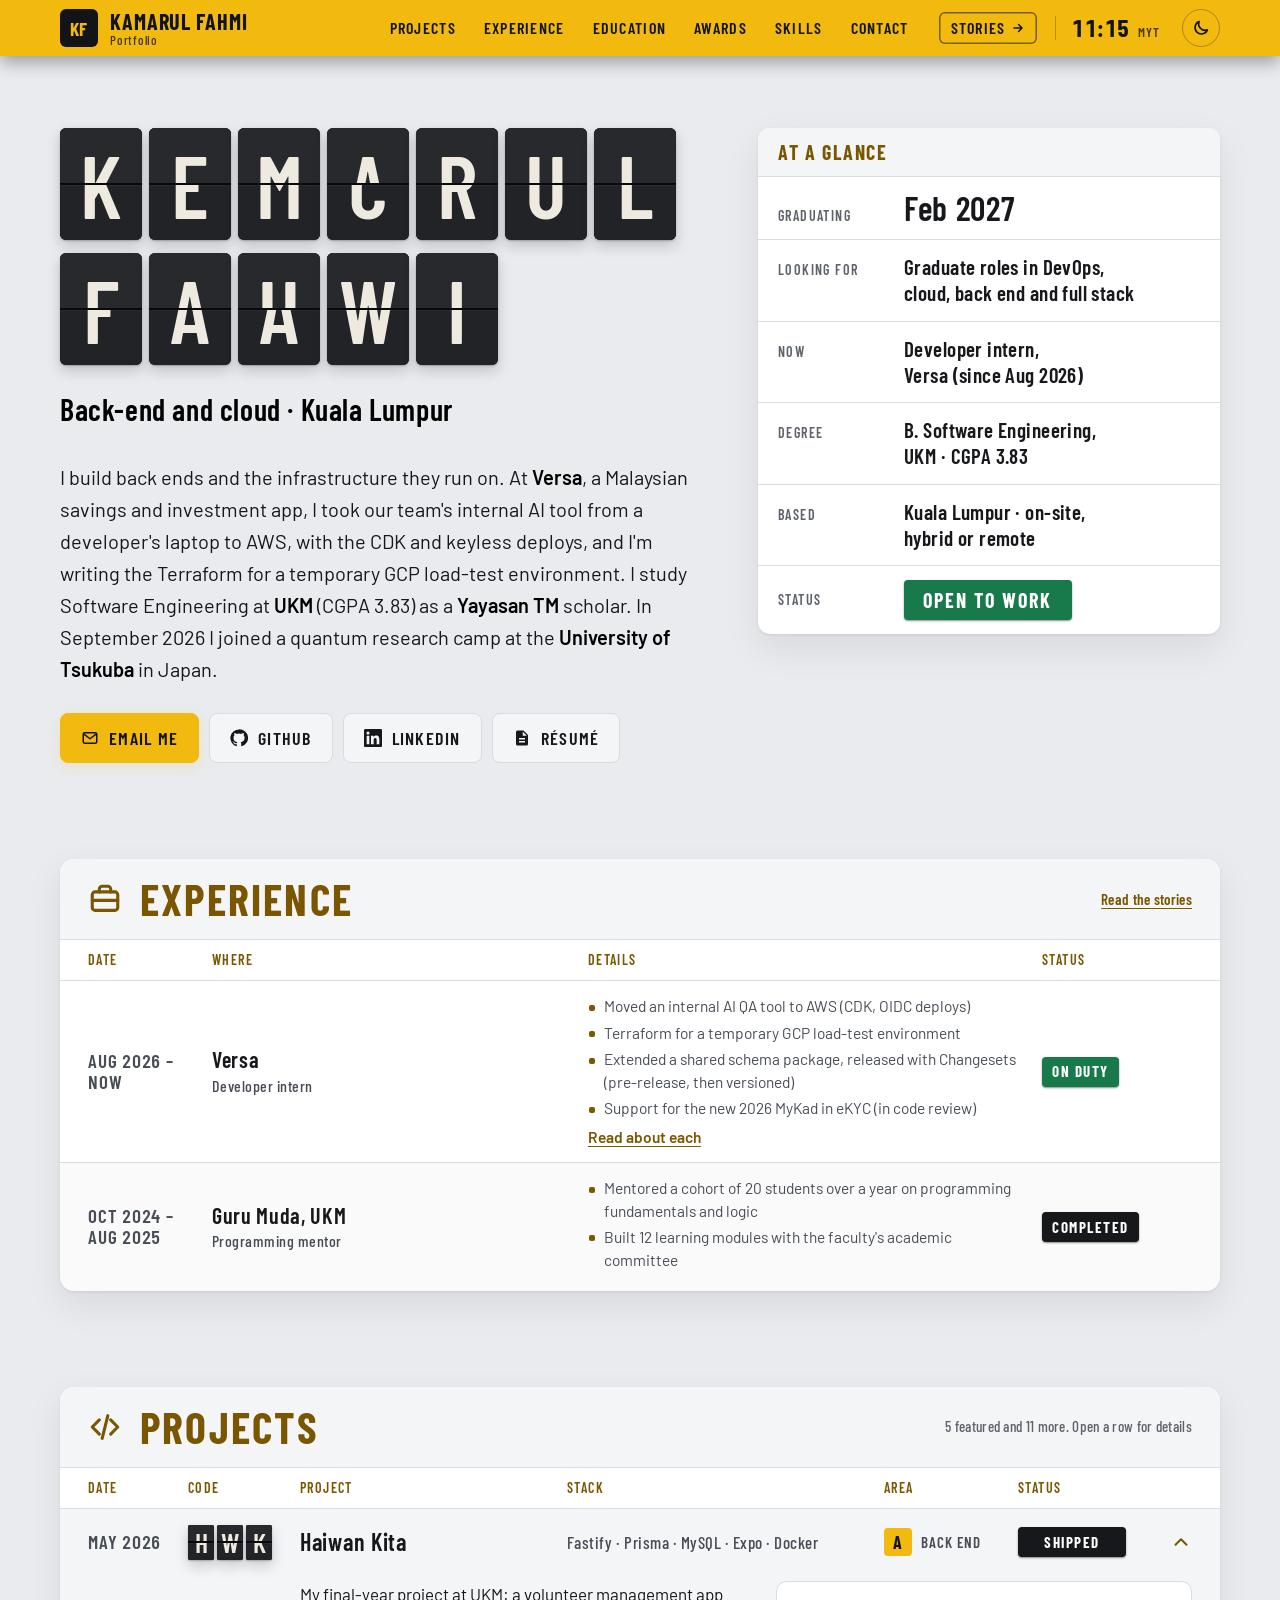
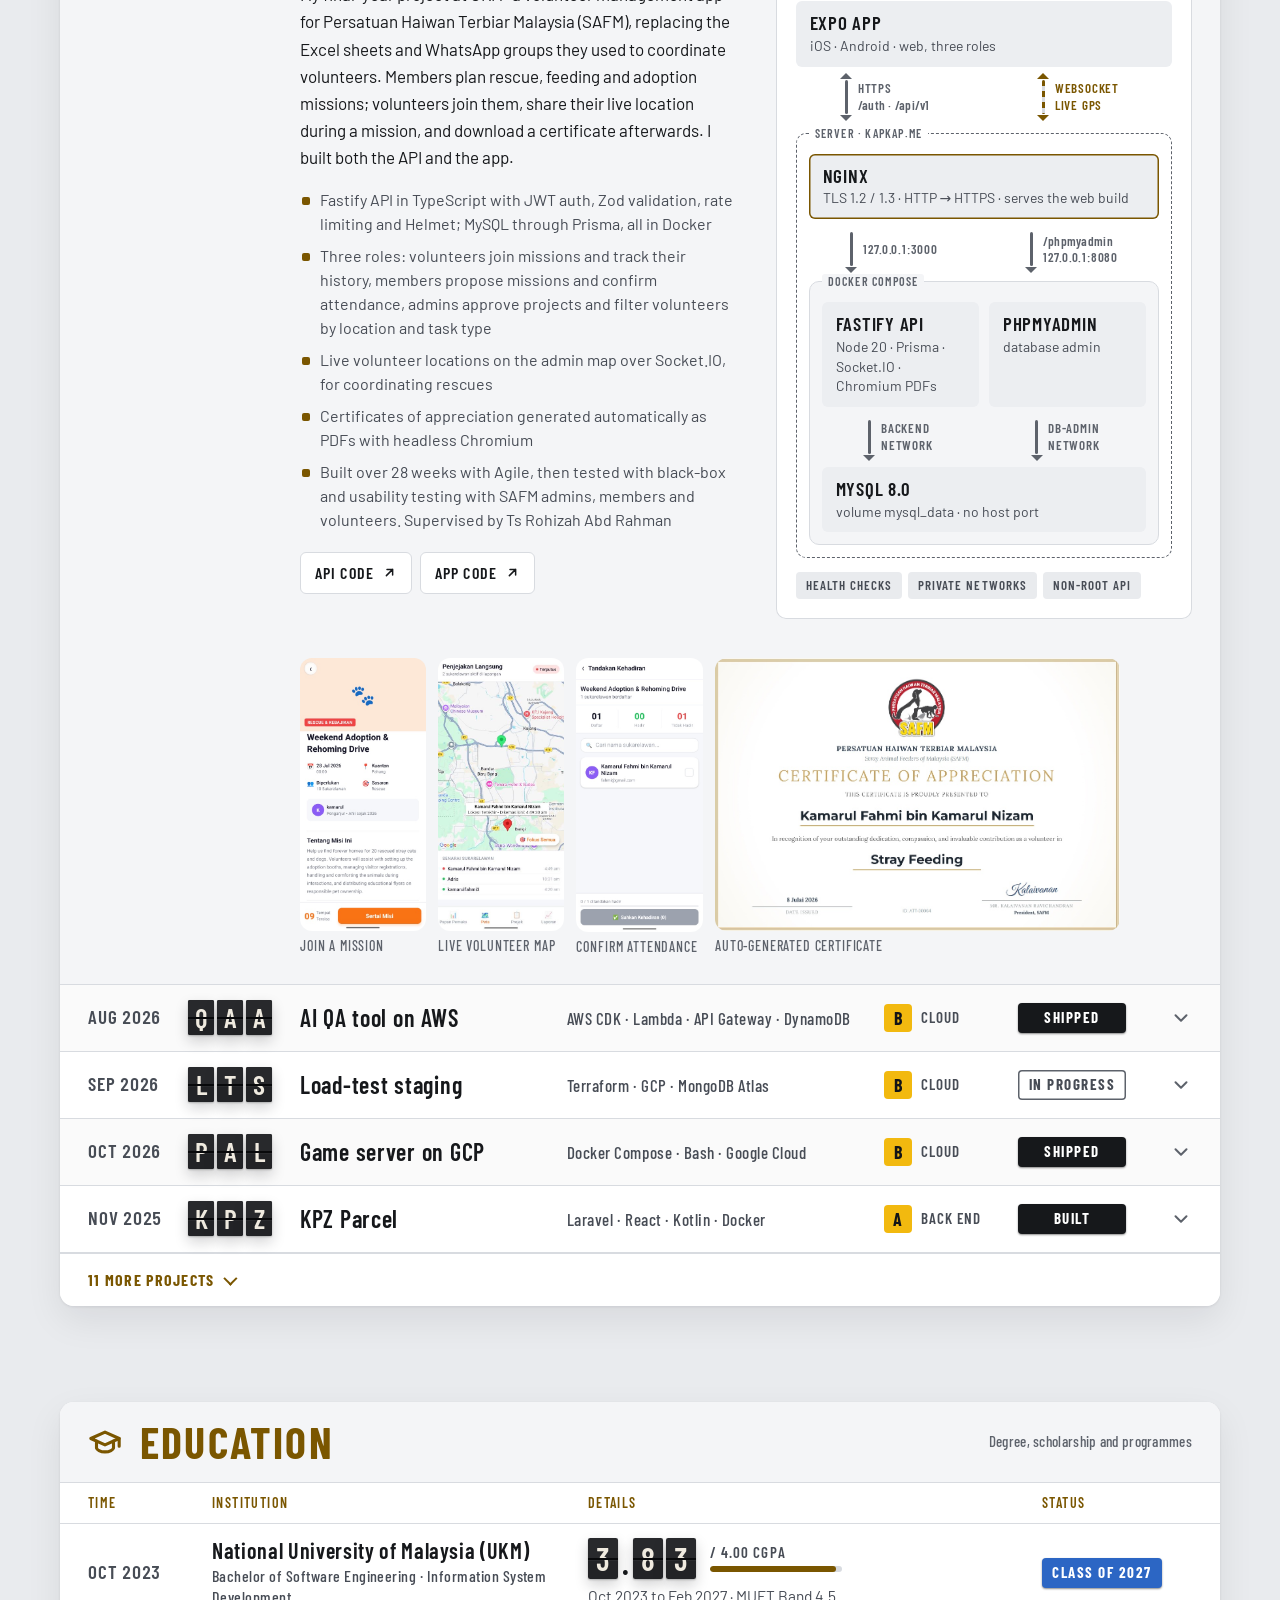
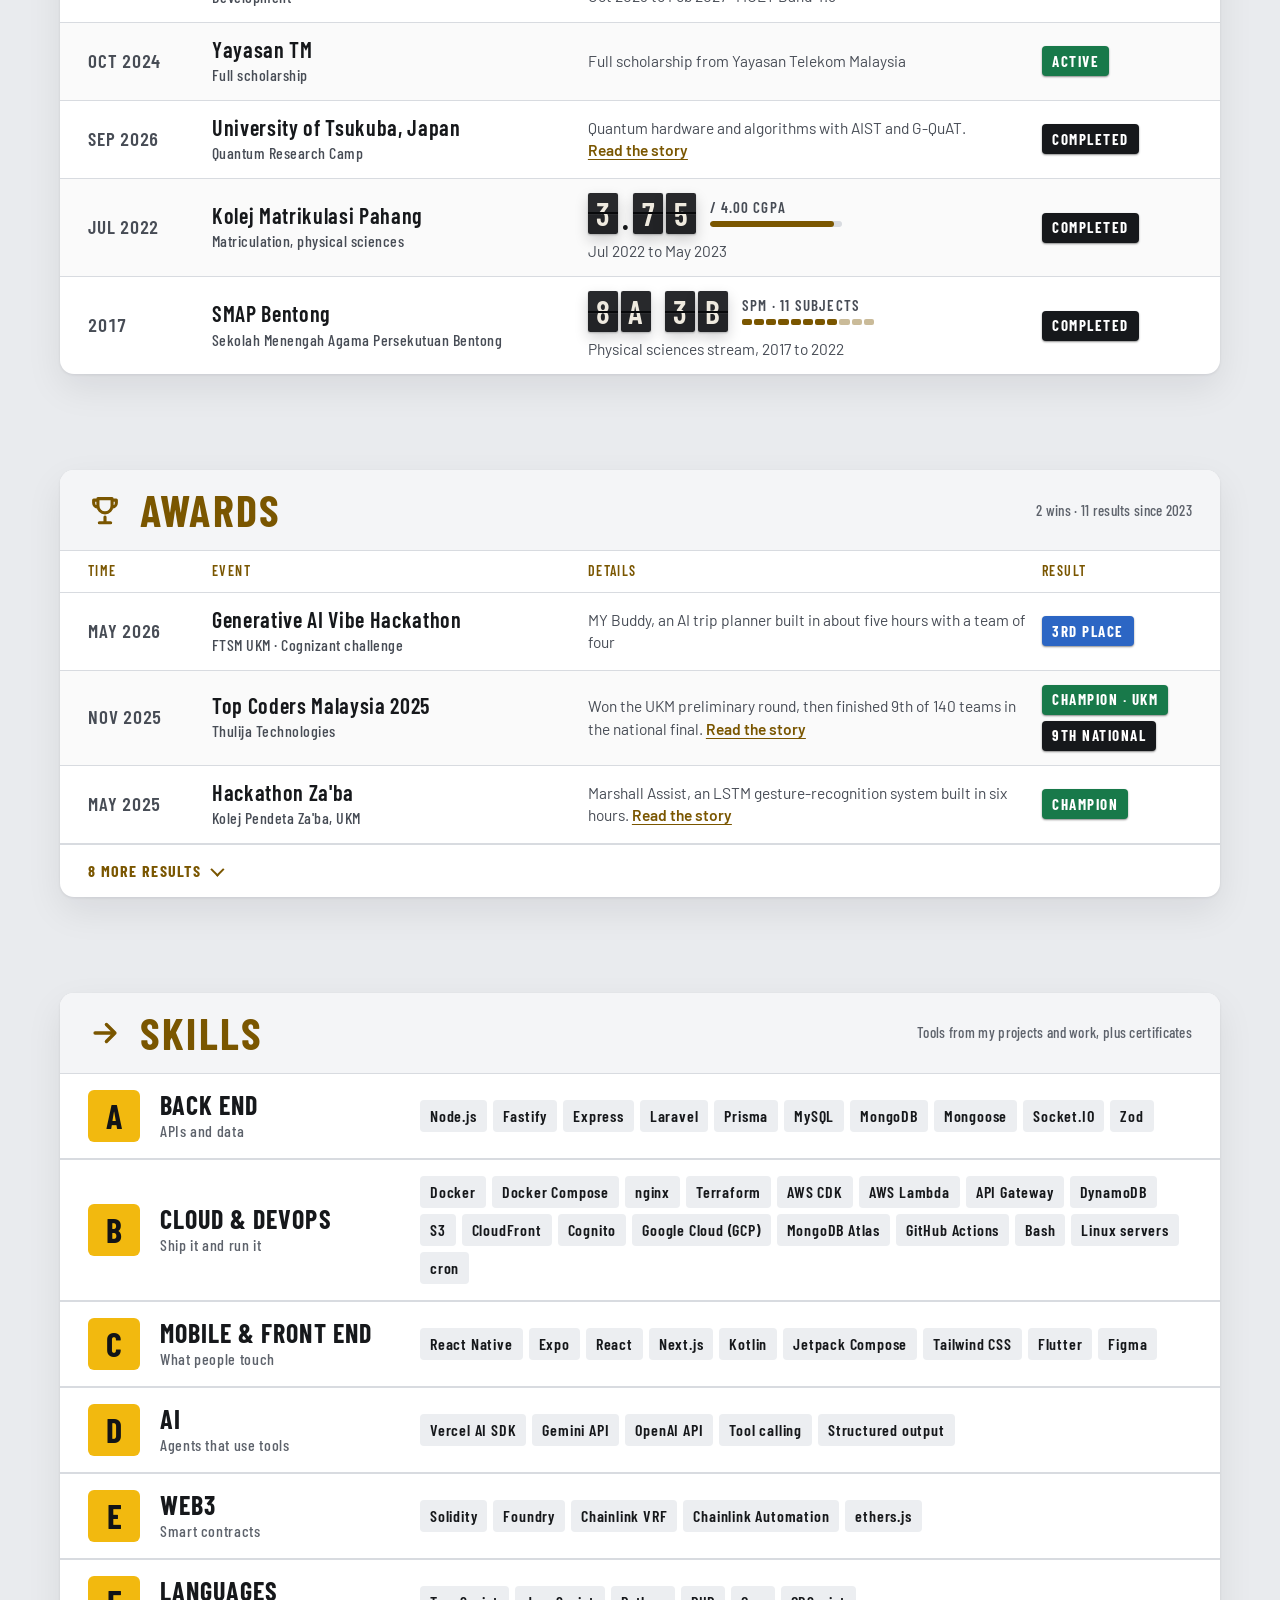
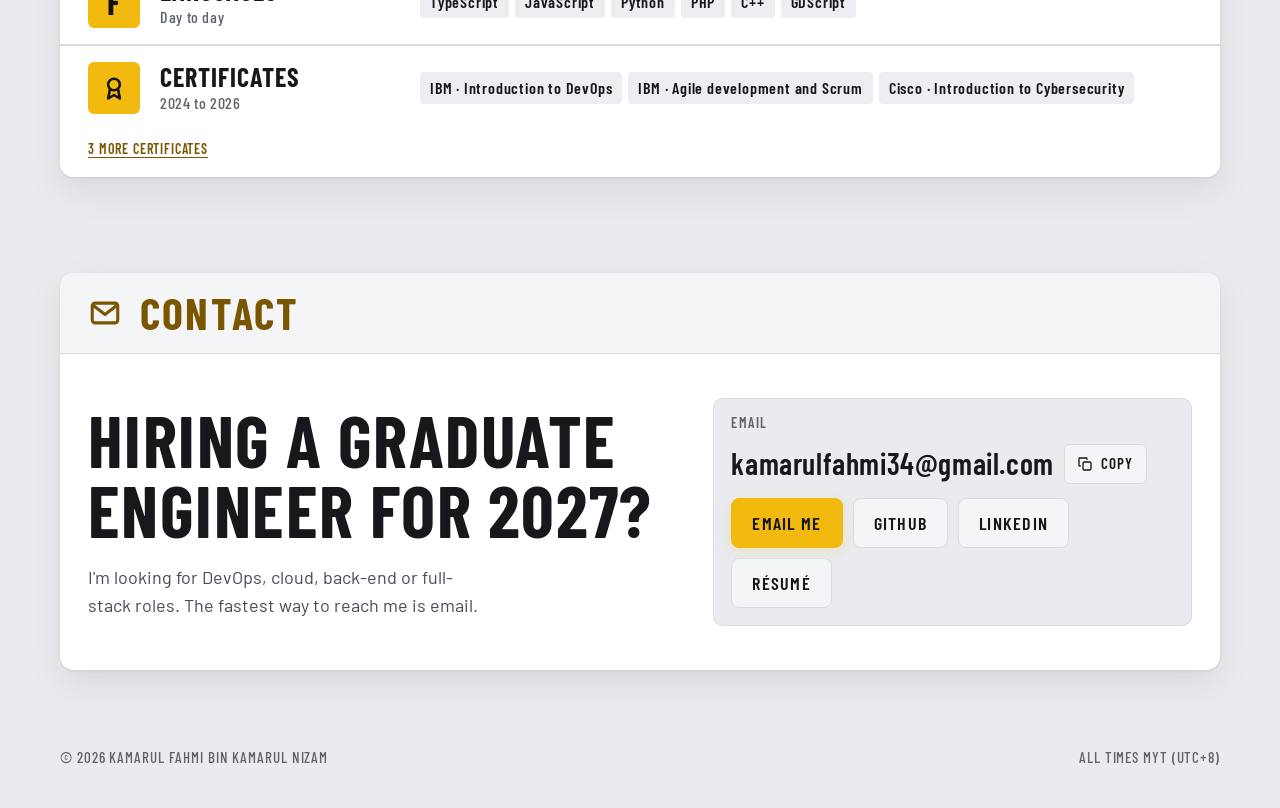
<file: index.html>
<!doctype html>
<html lang="en">
<head>
<meta charset="utf-8">
<meta name="viewport" content="width=device-width, initial-scale=1, viewport-fit=cover">
<title>Kamarul Fahmi · Back-end and cloud engineer</title>
<meta name="description" content="Kamarul Fahmi, software engineer graduating 2027 from UKM. Open to graduate roles in DevOps, cloud, back end and full stack.">
<meta property="og:title" content="Kamarul Fahmi · Back-end and cloud engineer">
<meta property="og:description" content="Graduating 2027. Open to graduate roles in DevOps, cloud, back end and full stack. Projects in Fastify, Prisma, Docker, AWS CDK, Laravel and Kotlin.">
<meta property="og:type" content="website">
<meta name="theme-color" content="#f2b90f">
<link rel="icon" href="data:image/svg+xml,%3Csvg xmlns='http://www.w3.org/2000/svg' viewBox='0 0 64 64'%3E%3Crect width='64' height='64' rx='10' fill='%23F2B90F'/%3E%3Ctext x='50%25' y='56%25' dominant-baseline='middle' text-anchor='middle' font-family='Arial Narrow,Arial,sans-serif' font-weight='700' font-size='32' fill='%23121417'%3EKF%3C/text%3E%3C/svg%3E">
<link rel="preconnect" href="https://fonts.googleapis.com">
<link rel="preconnect" href="https://fonts.gstatic.com" crossorigin>
<link rel="stylesheet" href="https://fonts.googleapis.com/css2?family=Barlow+Condensed:wght@500;600;700&family=Barlow:wght@400;500;600&display=swap">
<script>try { var t = localStorage.getItem("kf-theme"); if (t === "light" || t === "dark") document.documentElement.setAttribute("data-theme", t); } catch (e) {}</script>
<link rel="stylesheet" href="assets/site.css">
</head>
<body>
<a class="skip-link" href="#top">Skip to content</a>

<header class="strip">
  <div class="wrap">
    <a class="brand" href="#top" aria-label="Kamarul Fahmi, back to top">
      <span class="brand-tile" aria-hidden="true">KF</span>
      <span class="brand-words"><b>Kamarul Fahmi</b><span>Portfolio</span></span>
    </a>
    <nav aria-label="Main">
      <a href="#board">Projects</a>
      <a href="#experience">Experience</a>
      <a href="#education">Education</a>
      <a href="#awards">Awards</a>
      <a href="#skills">Skills</a>
      <a href="#contact">Contact</a>
    </nav>
    <a class="nav-page" href="stories.html">Stories <svg class="icon" viewBox="0 0 24 24" fill="none" stroke="currentColor" stroke-width="2.4" stroke-linecap="round" stroke-linejoin="round" aria-hidden="true"><path d="M5 12h14M13 6l6 6-6 6"/></svg></a>
    <div class="clock" role="timer" aria-label="Local time in Malaysia"><span id="clock">--:--</span><small>MYT</small></div>
    <button class="theme-btn" id="theme-btn" type="button" aria-label="Switch between light and dark mode">
      <svg class="i-sun" viewBox="0 0 24 24" fill="none" stroke="currentColor" stroke-width="2.2" stroke-linecap="round" aria-hidden="true"><circle cx="12" cy="12" r="4.5"/><path d="M12 2v2.5M12 19.5V22M2 12h2.5M19.5 12H22M4.9 4.9l1.8 1.8M17.3 17.3l1.8 1.8M4.9 19.1l1.8-1.8M17.3 6.7l1.8-1.8"/></svg>
      <svg class="i-moon" viewBox="0 0 24 24" fill="none" stroke="currentColor" stroke-width="2.2" stroke-linecap="round" stroke-linejoin="round" aria-hidden="true"><path d="M20.5 14.5A8.5 8.5 0 0 1 9.5 3.5a8.5 8.5 0 1 0 11 11Z"/></svg>
    </button>
  </div>
</header>

<main id="top">
  <div class="hero">
    <div class="wrap hero-grid">
      <div>
        <h1 class="name" aria-label="Kamarul Fahmi">
          <span class="flaps" aria-hidden="true"><span class="flap">K</span><span class="flap">A</span><span class="flap">M</span><span class="flap">A</span><span class="flap">R</span><span class="flap">U</span><span class="flap">L</span></span>
          <span class="flaps" aria-hidden="true"><span class="flap">F</span><span class="flap">A</span><span class="flap">H</span><span class="flap">M</span><span class="flap">I</span></span>
        </h1>
        <p class="role"><span class="nw">Back-end and cloud ·</span> <span class="nw">Kuala Lumpur</span></p>
        <p class="statement">I build back ends and the infrastructure they run on. At <b>Versa</b>, a Malaysian savings and investment app, I took our team's internal AI tool from a developer's laptop to AWS, with the CDK and keyless deploys, and I'm writing the Terraform for a temporary GCP load-test environment. I study Software Engineering at <b>UKM</b> (CGPA 3.83) as a <b>Yayasan TM</b> scholar. In September 2026 I joined a quantum research camp at the <b>University of Tsukuba</b> in Japan.</p>
        <div class="actions">
          <a class="btn btn-sign" href="mailto:kamarulfahmi34@gmail.com">
            <svg class="icon" viewBox="0 0 24 24" fill="none" stroke="currentColor" stroke-width="2" stroke-linecap="round" stroke-linejoin="round" aria-hidden="true"><rect x="3" y="5" width="18" height="14" rx="2"/><path d="m3.5 6.5 8.5 6.5 8.5-6.5"/></svg>
            Email me</a>
          <a class="btn" href="https://github.com/FahmiKamarul" target="_blank" rel="noopener">
            <svg class="icon" viewBox="0 0 24 24" fill="currentColor" aria-hidden="true"><path d="M12 .5a11.5 11.5 0 0 0-3.64 22.41c.58.1.79-.25.79-.56v-2c-3.2.7-3.88-1.37-3.88-1.37-.52-1.33-1.28-1.69-1.28-1.69-1.05-.71.08-.7.08-.7 1.16.08 1.77 1.19 1.77 1.19 1.03 1.77 2.7 1.26 3.36.96.1-.75.4-1.26.73-1.55-2.55-.29-5.24-1.28-5.24-5.69 0-1.26.45-2.29 1.19-3.09-.12-.29-.52-1.46.11-3.05 0 0 .97-.31 3.17 1.18a11 11 0 0 1 5.77 0c2.2-1.49 3.17-1.18 3.17-1.18.63 1.59.23 2.76.11 3.05.74.8 1.19 1.83 1.19 3.09 0 4.42-2.7 5.39-5.26 5.68.41.36.78 1.06.78 2.14v3.17c0 .31.21.67.8.56A11.5 11.5 0 0 0 12 .5Z"/></svg>
            GitHub</a>
          <a class="btn" href="https://www.linkedin.com/in/kamarul-fahmi" target="_blank" rel="noopener">
            <svg class="icon" viewBox="0 0 24 24" fill="currentColor" aria-hidden="true"><path d="M20.45 20.45h-3.56v-5.57c0-1.33-.02-3.04-1.85-3.04-1.85 0-2.13 1.45-2.13 2.94v5.67H9.35V9h3.41v1.56h.05c.48-.9 1.64-1.85 3.37-1.85 3.6 0 4.27 2.37 4.27 5.46v6.28ZM5.34 7.43a2.06 2.06 0 1 1 0-4.13 2.06 2.06 0 0 1 0 4.13ZM7.12 20.45H3.56V9h3.56v11.45ZM22.22 0H1.77C.79 0 0 .77 0 1.73v20.54C0 23.23.79 24 1.77 24h20.45c.98 0 1.78-.77 1.78-1.73V1.73C24 .77 23.2 0 22.22 0Z"/></svg>
            LinkedIn</a>
          <a class="btn" href="Kamarul-Fahmi-Resume.pdf" target="_blank" rel="noopener">
            <svg class="icon" viewBox="0 0 24 24" fill="currentColor" aria-hidden="true"><path d="M14 2H6a2 2 0 0 0-2 2v16a2 2 0 0 0 2 2h12a2 2 0 0 0 2-2V8l-6-6Zm2 16H8v-2h8v2Zm0-4H8v-2h8v2Zm-3-5V3.5L18.5 9H13Z"/></svg>
            Résumé</a>
        </div>
      </div>

      <aside class="gate" aria-label="Summary">
        <div class="gate-head"><b>At a glance</b></div>
        <dl>
          <div class="row"><dt>Graduating</dt><dd class="big">Feb 2027</dd></div>
          <div class="row"><dt>Looking for</dt><dd>Graduate roles in DevOps, cloud, back end and full stack</dd></div>
          <div class="row"><dt>Now</dt><dd>Developer intern, Versa (since Aug&nbsp;2026)</dd></div>
          <div class="row"><dt>Degree</dt><dd>B. Software Engineering, UKM · CGPA&nbsp;3.83</dd></div>
          <div class="row"><dt>Based</dt><dd>Kuala&nbsp;Lumpur · on&#8209;site, hybrid or remote</dd></div>
          <div class="row status"><dt>Status</dt><dd><span class="tag go lg" data-flip>Open to work</span></dd></div>
        </dl>
      </aside>
    </div>
  </div>

  <section id="experience" aria-labelledby="experience-title">
    <div class="wrap">
      <div class="panel">
        <div class="panel-head">
          <svg class="icon" viewBox="0 0 24 24" fill="none" stroke="currentColor" stroke-width="2.2" stroke-linecap="round" stroke-linejoin="round" aria-hidden="true"><rect x="3" y="7" width="18" height="13" rx="2"/><path d="M8 7V5a2 2 0 0 1 2-2h4a2 2 0 0 1 2 2v2M3 13h18"/></svg>
          <h2 id="experience-title"><b>Experience</b></h2>
          <p><a class="more" href="stories.html">Read the stories</a></p>
        </div>
        <div class="lines-cols" aria-hidden="true"><span>Date</span><span>Where</span><span>Details</span><span>Status</span></div>
        <div class="lines">
          <div class="line"><span class="l-time">Aug&nbsp;2026&nbsp;–<br>now</span><span class="l-main">Versa<small>Developer intern</small></span><span class="l-sub"><ul class="mini-list"><li>Moved an internal AI QA tool to AWS (CDK, OIDC deploys)</li><li>Terraform for a temporary GCP load-test environment</li><li>Extended a shared schema package, released with <span translate="no">Changesets</span> (pre-release, then versioned)</li><li>Support for the new 2026 MyKad in eKYC (in code review)</li></ul><a class="more" href="stories.html#versa">Read about each</a></span><span class="l-status"><span class="tag go">On duty</span></span></div>
          <div class="line"><span class="l-time">Oct&nbsp;2024&nbsp;–<br>Aug&nbsp;2025</span><span class="l-main">Guru Muda, UKM<small>Programming mentor</small></span><span class="l-sub"><ul class="mini-list"><li>Mentored a cohort of 20 students over a year on programming fundamentals and logic</li><li>Built 12 learning modules with the faculty's academic committee</li></ul></span><span class="l-status"><span class="tag done">Completed</span></span></div>
        </div>
      </div>
    </div>
  </section>

  <section id="board" aria-labelledby="board-title">
    <div class="wrap">
      <div class="panel">
        <div class="panel-head">
          <svg class="icon" viewBox="0 0 24 24" fill="none" stroke="currentColor" stroke-width="2.2" stroke-linecap="round" stroke-linejoin="round" aria-hidden="true"><path d="m8 7-5 5 5 5M16 7l5 5-5 5M14 4l-4 16"/></svg>
          <h2 id="board-title"><b>Projects</b></h2>
          <p>5 featured and 11 more. Open a row for details</p>
        </div>
        <div class="board-cols" aria-hidden="true">
          <span>Date</span>
          <span>Code</span>
          <span>Project</span>
          <span class="c-via">Stack</span>
          <span>Area</span>
          <span>Status</span>
          <span></span>
        </div>

        <div class="flights">
          <details class="flight" id="project-hwk" open>
            <summary>
              <span class="f-time">May 2026</span>
              <span class="flaps f-code" role="img" aria-label="Code HWK"><span class="flap">H</span><span class="flap">W</span><span class="flap">K</span></span>
              <span class="f-dest">Haiwan Kita</span>
              <span class="f-via" translate="no">Fastify · Prisma · MySQL · Expo · Docker</span>
              <span class="f-gate"><span class="gl">A</span>Back end</span>
              <span class="f-status"><span class="tag done" data-flip>Shipped</span></span>
              <svg class="chev" viewBox="0 0 24 24" fill="none" stroke="currentColor" stroke-width="2.2" stroke-linecap="round" stroke-linejoin="round" aria-hidden="true"><path d="m6 9 6 6 6-6"/></svg>
            </summary>
            <div class="detail">
              <div class="copy">
                <p>My final-year project at UKM: a volunteer management app for Persatuan Haiwan Terbiar Malaysia (SAFM), replacing the Excel sheets and WhatsApp groups they used to coordinate volunteers. Members plan rescue, feeding and adoption missions; volunteers join them, share their live location during a mission, and download a certificate afterwards. I built both the API and the app.</p>
                <ul class="built">
                  <li>Fastify API in TypeScript with JWT auth, Zod validation, rate limiting and Helmet; MySQL through Prisma, all in Docker</li>
                  <li>Three roles: volunteers join missions and track their history, members propose missions and confirm attendance, admins approve projects and filter volunteers by location and task type</li>
                  <li>Live volunteer locations on the admin map over Socket.IO, for coordinating rescues</li>
                  <li>Certificates of appreciation generated automatically as PDFs with headless Chromium</li>
                  <li>Built over 28 weeks with Agile, then tested with black-box and usability testing with SAFM admins, members and volunteers. Supervised by Ts Rohizah Abd Rahman</li>
                </ul>
                <div class="links">
                  <a href="https://github.com/FahmiKamarul/haiwan-kita-api" target="_blank" rel="noopener">API code <svg class="icon" viewBox="0 0 24 24" fill="none" stroke="currentColor" stroke-width="2.4" stroke-linecap="round" stroke-linejoin="round" aria-hidden="true"><path d="M7 17 17 7M8 7h9v9"/></svg></a>
                  <a href="https://github.com/FahmiKamarul/haiwan-kita" target="_blank" rel="noopener">App code <svg class="icon" viewBox="0 0 24 24" fill="none" stroke="currentColor" stroke-width="2.4" stroke-linecap="round" stroke-linejoin="round" aria-hidden="true"><path d="M7 17 17 7M8 7h9v9"/></svg></a>
                </div>
              </div>
              <div class="route" role="img" aria-label="Deployment: the Expo app connects over HTTPS and a WebSocket for live GPS to nginx on the kapkap.me server. nginx handles TLS and proxies to a Docker Compose stack: the Fastify API on 127.0.0.1:3000 and phpMyAdmin on 127.0.0.1:8080, each on its own private network to MySQL 8, which has no host port.">
                <div class="stop"><b>Expo app</b><small>iOS · Android · web, three roles</small></div>
                <div class="legs">
                  <div class="leg"><span class="v both"></span><span>HTTPS<br><span class="path" translate="no">/auth · /api/v1</span></span></div>
                  <div class="leg live"><span class="v both"><i class="dash"></i></span><span>WebSocket<br>live GPS</span></div>
                </div>
                <div class="zone">
                  <span class="zone-label">Server · kapkap.me</span>
                  <div class="stop hot"><b>nginx</b><small>TLS 1.2 / 1.3 · HTTP → HTTPS · serves the web build</small></div>
                  <div class="legs">
                    <div class="leg"><span class="v"></span><span>127.0.0.1:3000</span></div>
                    <div class="leg"><span class="v"></span><span><span class="path" translate="no">/phpmyadmin</span><br>127.0.0.1:8080</span></div>
                  </div>
                  <div class="zone inner">
                    <span class="zone-label">Docker Compose</span>
                    <div class="pair">
                      <div class="stop"><b>Fastify API</b><small>Node 20 · Prisma · Socket.IO · Chromium PDFs</small></div>
                      <div class="stop"><b>phpMyAdmin</b><small>database admin</small></div>
                    </div>
                    <div class="legs">
                      <div class="leg"><span class="v"></span><span>backend<br>network</span></div>
                      <div class="leg"><span class="v"></span><span>db-admin<br>network</span></div>
                    </div>
                    <div class="stop"><b>MySQL 8.0</b><small>volume mysql_data · no host port</small></div>
                  </div>
                </div>
                <div class="route-foot"><span>Health checks</span><span>Private networks</span><span>Non-root API</span></div>
              </div>
              <div class="screens"><figure style="--ar:0.461" class="screen"><a href="images/haiwan-mission.jpg" target="_blank" rel="noopener"><img src="images/haiwan-mission.jpg" alt="Mission page: Weekend Adoption and Rehoming Drive with date, location, volunteers needed and a Join mission button" width="386" height="837" loading="lazy"></a><figcaption>Join a mission</figcaption></figure><figure style="--ar:0.461" class="screen"><a href="images/haiwan-map.jpg" target="_blank" rel="noopener"><img src="images/haiwan-map.jpg" alt="Admin live tracking map showing volunteers' last known locations" width="385" height="835" loading="lazy"></a><figcaption>Live volunteer map</figcaption></figure><figure style="--ar:0.462" class="screen"><a href="images/haiwan-attendance.jpg" target="_blank" rel="noopener"><img src="images/haiwan-attendance.jpg" alt="Attendance screen where a member confirms which volunteers attended" width="385" height="834" loading="lazy"></a><figcaption>Confirm attendance</figcaption></figure><figure style="--ar:1.479" class="screen wide"><a href="images/haiwan-certificate.jpg" target="_blank" rel="noopener"><img src="images/haiwan-certificate.jpg" alt="Automatically generated SAFM certificate of appreciation for a volunteer, with date, certificate ID and president's signature line" width="1013" height="685" loading="lazy"></a><figcaption>Auto-generated certificate</figcaption></figure></div>
            </div>
          </details>
          <details class="flight" id="project-qaa">
            <summary>
              <span class="f-time">Aug 2026</span>
              <span class="flaps f-code" role="img" aria-label="Code QAA"><span class="flap">Q</span><span class="flap">A</span><span class="flap">A</span></span>
              <span class="f-dest">AI QA tool on AWS</span>
              <span class="f-via" translate="no">AWS CDK · Lambda · API Gateway · DynamoDB</span>
              <span class="f-gate"><span class="gl">B</span>Cloud</span>
              <span class="f-status"><span class="tag done" data-flip>Shipped</span></span>
              <svg class="chev" viewBox="0 0 24 24" fill="none" stroke="currentColor" stroke-width="2.2" stroke-linecap="round" stroke-linejoin="round" aria-hidden="true"><path d="m6 9 6 6 6-6"/></svg>
            </summary>
            <div class="detail">
              <div class="copy">
                <p>Work project at Versa. The QA team's internal AI tool for drafting test cases only ran on a developer's laptop. I got it deploying to AWS as a serverless app, then fixed what broke on a real account.</p>
                <ul class="built">
                  <li><b>Keyless deploys.</b> GitHub Actions deploys to AWS through an OIDC role, so no long-lived AWS keys are stored in GitHub.</li>
                  <li><b>Working on a real account.</b> I fixed the problems that only appear in a live AWS account, such as bucket naming, CORS, WebSocket permissions, IAM and log clean-up.</li>
                  <li><b>Leaner and steadier.</b> I cut the main Lambda's memory from 1,536&nbsp;MB to 512&nbsp;MB, and made rapid or duplicate messages queue up one at a time per conversation.</li>
                  <li><b>Cleaner exports.</b> I improved the Google Sheets export with stable rows, readable test-case IDs and tidy formatting.</li>
                </ul>
                <p class="private-note">Team project at Versa; my part was the AWS deployment and the fixes above. The code is private. <a class="more" href="stories.html#versa">Read the full story</a></p>
              </div>
              <div class="route" role="img" aria-label="Deploy: a git push starts GitHub Actions, which assumes a deploy role over OIDC, set up once by a bootstrap stack, and runs cdk deploy. In use: the browser loads the web app from CloudFront and signs in with Cognito, then calls an HTTP API and a WebSocket API on API Gateway. Lambda handlers keep data in DynamoDB and S3 and call Amazon Bedrock."><div class="zone"><span class="zone-label">Deploy · every push</span><div class="stop"><b>git push</b><small>feature branch</small></div><div class="legs one"><div class="leg"><span class="v"></span><span>triggers</span></div></div><div class="stop hot"><b>GitHub Actions</b><small>OIDC role · cdk deploy · no stored keys</small></div></div><div class="zone"><span class="zone-label">When someone uses it</span><div class="stop"><b>Browser</b><small>React web app</small></div><div class="legs"><div class="leg"><span class="v both"></span><span>HTTPS<br>web app</span></div><div class="leg"><span class="v both"></span><span>sign in</span></div></div><div class="pair"><div class="stop"><b>CloudFront</b><small>serves the S3 web bucket</small></div><div class="stop"><b>Cognito</b><small>user pool · sign-in triggers</small></div></div><div class="legs one"><div class="leg"><span class="v both"></span><span>HTTP API · WebSocket API</span></div></div><div class="zone inner"><span class="zone-label">Runtime stack</span><div class="stop"><b>API Gateway</b><small>REST calls and live replies</small></div><div class="legs one"><div class="leg"><span class="v"></span><span>invokes</span></div></div><div class="stop"><b>Lambda</b><small>API and WebSocket handlers</small></div><div class="legs"><div class="leg"><span class="v"></span><span>read · write</span></div><div class="leg"><span class="v"></span><span>invoke model</span></div></div><div class="pair"><div class="stop"><b>DynamoDB · S3</b><small>conversations · documents</small></div><div class="stop"><b>Amazon Bedrock</b><small>the AI models</small></div></div></div></div><div class="route-foot"><span>Bootstrap stack set up once</span><span>Data kept on stack delete</span></div></div>
            </div>
          </details>
          <details class="flight" id="project-lts">
            <summary>
              <span class="f-time">Sep 2026</span>
              <span class="flaps f-code" role="img" aria-label="Code LTS"><span class="flap">L</span><span class="flap">T</span><span class="flap">S</span></span>
              <span class="f-dest">Load-test staging</span>
              <span class="f-via" translate="no">Terraform · GCP · MongoDB Atlas</span>
              <span class="f-gate"><span class="gl">B</span>Cloud</span>
              <span class="f-status"><span class="tag outline" data-flip>In progress</span></span>
              <svg class="chev" viewBox="0 0 24 24" fill="none" stroke="currentColor" stroke-width="2.2" stroke-linecap="round" stroke-linejoin="round" aria-hidden="true"><path d="m6 9 6 6 6-6"/></svg>
            </summary>
            <div class="detail">
              <div class="copy">
                <p>Work project at Versa. The QA team needs to load-test our services against something that behaves like production, without touching production. I'm building the Terraform for a temporary staging environment on GCP and MongoDB Atlas, plus a tool that works out what each service needs.</p>
                <p class="lead-in">So far I've built:</p>
                <ul class="built">
                  <li><b>Staging from production configs.</b> Staging versions of the Pub/Sub, IAM and Cloud Tasks setups, generated from the production Terraform values and validated before anything is applied.</li>
                  <li><b>Real data shape, no personal data.</b> A short-lived MongoDB Atlas cluster restored from a production backup, with personal data masked by tested rules and checked before any service connects.</li>
                  <li><b>Service catalog.</b> A tool that reads each service's code to find what it publishes, subscribes to and calls over HTTP, and audits that map against the current code.</li>
                  <li><b>Safe by default.</b> The generated staging values refuse to target the production project, and the whole environment is designed to be destroyed after each test.</li>
                </ul>
                <p class="private-note">Work project at Versa, still in progress. The code is private.</p>
              </div>
              <div class="route" role="img" aria-label="A catalog tool reads each service repo on GitHub to map what it publishes, subscribes to and calls, audits that map against the code, then renders staging Terraform values with a guard against the production project. A runner plans, applies and destroys a temporary GCP staging project with Pub/Sub, IAM and Cloud Tasks, and a MongoDB Atlas cluster restored from a production backup with personal data masked and verified."><div class="stop"><b>Service repos</b><small>on GitHub · read-only clones</small></div><div class="legs one"><div class="leg"><span class="v"></span><span>discover · audit</span></div></div><div class="stop hot"><b>Service catalog</b><small>topics · subscriptions · HTTP calls</small></div><div class="legs one"><div class="leg"><span class="v"></span><span>resolve · render</span></div></div><div class="stop"><b>Staging Terraform values</b><small>guard: never the prod project</small></div><div class="legs"><div class="leg"><span class="v"></span><span><span class="path" translate="no">tf-run gcp</span><br>plan · apply · destroy</span></div><div class="leg"><span class="v"></span><span><span class="path" translate="no">tf-run atlas</span><br>plan · apply · destroy</span></div></div><div class="zone"><span class="zone-label">Temporary staging</span><div class="pair"><div class="stop"><b>GCP staging project</b><small>Pub/Sub · IAM · Cloud Tasks</small></div><div class="stop"><b>MongoDB Atlas</b><small>restored from a prod backup · PII masked</small></div></div></div><div class="route-foot"><span>Load from Artillery (QA team)</span><span>Designed to be destroyed after each test</span></div></div>
            </div>
          </details>
          <details class="flight" id="project-pal">
            <summary>
              <span class="f-time">Oct 2026</span>
              <span class="flaps f-code" role="img" aria-label="Code PAL"><span class="flap">P</span><span class="flap">A</span><span class="flap">L</span></span>
              <span class="f-dest">Game server on GCP</span>
              <span class="f-via" translate="no">Docker Compose · Bash · Google Cloud</span>
              <span class="f-gate"><span class="gl">B</span>Cloud</span>
              <span class="f-status"><span class="tag done" data-flip>Shipped</span></span>
              <svg class="chev" viewBox="0 0 24 24" fill="none" stroke="currentColor" stroke-width="2.2" stroke-linecap="round" stroke-linejoin="round" aria-hidden="true"><path d="m6 9 6 6 6-6"/></svg>
            </summary>
            <div class="detail">
              <div class="copy">
                <p>A dedicated Palworld game server for friends on a Google Cloud VM, run with Docker Compose and documented so it can be rebuilt from a fresh machine.</p>
                <ul class="built">
                  <li>One-command first run that installs Docker and starts the server</li>
                  <li>Daily backups and restarts on cron, with optional upload to Google Drive</li>
                  <li>Discord messages when players join and leave</li>
                  <li>Scripts to import an existing world and migrate a co-op host's character</li>
                </ul>
                <div class="links"><a href="https://github.com/FahmiKamarul/palworld-server" target="_blank" rel="noopener">View code <svg class="icon" viewBox="0 0 24 24" fill="none" stroke="currentColor" stroke-width="2.4" stroke-linecap="round" stroke-linejoin="round" aria-hidden="true"><path d="M7 17 17 7M8 7h9v9"/></svg></a></div>
              </div>
              <div class="route" role="img" aria-label="Players connect over UDP to the Palworld container on a Google Cloud VM. The container keeps the world on a host volume and restarts and backs up daily; a host cron job uploads backups to Google Drive with rclone, and join and leave messages go to Discord."><div class="stop"><b>Players</b><small>Palworld clients on Steam</small></div><div class="legs"><div class="leg"><span class="v"></span><span>UDP 8211<br>game</span></div><div class="leg"><span class="v"></span><span>UDP 27015<br>Steam query</span></div></div><div class="zone"><span class="zone-label">Google Cloud VM</span><div class="stop hot"><b>palworld-server</b><small>Docker Compose · 32 players · auto-update</small></div><div class="legs one"><div class="leg"><span class="v"></span><span>volume<br><span class="path" translate="no">./palworld</span></span></div></div><div class="stop"><b>World saves</b><small>daily backups · daily auto-restart</small></div></div><div class="legs one"><div class="leg"><span class="v"></span><span><span class="path" translate="no">rclone</span> · host cron<br>daily</span></div></div><div class="stop"><b>Google Drive</b><small>off-site backups from the last 24 h</small></div><div class="route-foot"><span>Discord join / leave alerts</span><span>Co-op save migration script</span></div></div>
            </div>
          </details>
          <details class="flight" id="project-kpz">
            <summary>
              <span class="f-time">Nov 2025</span>
              <span class="flaps f-code" role="img" aria-label="Code KPZ"><span class="flap">K</span><span class="flap">P</span><span class="flap">Z</span></span>
              <span class="f-dest">KPZ Parcel</span>
              <span class="f-via" translate="no">Laravel · React · Kotlin · Docker</span>
              <span class="f-gate"><span class="gl">A</span>Back end</span>
              <span class="f-status"><span class="tag done" data-flip>Built</span></span>
              <svg class="chev" viewBox="0 0 24 24" fill="none" stroke="currentColor" stroke-width="2.2" stroke-linecap="round" stroke-linejoin="round" aria-hidden="true"><path d="m6 9 6 6 6-6"/></svg>
            </summary>
            <div class="detail">
              <div class="copy">
                <p>A team project with four classmates for the KPZ one-stop centre's parcel counter. It ran on one local computer with manual key-in, and customers often couldn't tell whether their parcel had arrived. We replaced it with a web system with barcode scanning and real-time parcel tracking, plus a native Android app for recipients.</p>
                <ul class="built">
                  <li>Three roles: managers handle staff, parcels and payments; staff log parcels and payments; customers check parcel status with their tracking number</li>
                  <li>A unique collection barcode for every parcel, and a performance dashboard for managers</li>
                  <li>Payments by e-wallet or cash, with PDF invoices</li>
                  <li>Laravel 11 REST API with token auth, an Inertia and React dashboard styled with Tailwind, MySQL, hosted on Google Cloud</li>
                  <li>Android app in Kotlin and Jetpack Compose, calling the same API through Retrofit</li>
                  <li>Passed user acceptance testing with three testers</li>
                </ul>
                <div class="links">
                  <a href="https://github.com/FahmiKamarul/kpzparcel-server" target="_blank" rel="noopener">Server code <svg class="icon" viewBox="0 0 24 24" fill="none" stroke="currentColor" stroke-width="2.4" stroke-linecap="round" stroke-linejoin="round" aria-hidden="true"><path d="M7 17 17 7M8 7h9v9"/></svg></a>
                  <a href="https://github.com/FahmiKamarul/kpzparcel-app" target="_blank" rel="noopener">Android code <svg class="icon" viewBox="0 0 24 24" fill="none" stroke="currentColor" stroke-width="2.4" stroke-linecap="round" stroke-linejoin="round" aria-hidden="true"><path d="M7 17 17 7M8 7h9v9"/></svg></a>
                </div>
              </div>
              <div class="route" role="img" aria-label="The web dashboard and the Android app connect over HTTPS to nginx on kpzparcel.my. nginx handles TLS and passes PHP requests over FastCGI to the Laravel 11 app on PHP 8.3-FPM in Docker Compose, which stores data in MySQL 8 on the same Compose network.">
                <div class="pair">
                  <div class="stop"><b>Web dashboard</b><small>Inertia · React · Tailwind</small></div>
                  <div class="stop"><b>Android app</b><small>Kotlin · Compose · Retrofit</small></div>
                </div>
                <div class="legs">
                  <div class="leg"><span class="v both"></span><span>HTTPS<br>pages · tracking</span></div>
                  <div class="leg"><span class="v both"></span><span>HTTPS<br><span class="path" translate="no">/api/parcels/{id}</span></span></div>
                </div>
                <div class="zone">
                  <span class="zone-label">Server · kpzparcel.my</span>
                  <div class="stop hot"><b>nginx</b><small>nginx:alpine · TLS · HTTP → HTTPS</small></div>
                  <div class="legs one"><div class="leg"><span class="v"></span><span>FastCGI<br><span class="path" translate="no">app:9000</span></span></div></div>
                  <div class="zone inner">
                    <span class="zone-label">Docker Compose · one network</span>
                    <div class="stop"><b>Laravel 11</b><small>PHP 8.3-FPM · Sanctum · DomPDF invoices</small></div>
                    <div class="legs one"><div class="leg"><span class="v"></span><span>pdo_mysql<br><span class="path" translate="no">db:3306</span></span></div></div>
                    <div class="stop"><b>MySQL 8.0</b><small>volume dbdata · host port 3307</small></div>
                  </div>
                </div>
                <div class="route-foot"><span>Google Cloud</span><span>phpMyAdmin on :8080</span><span>Make shortcuts</span></div>
              </div>
              <figure class="gallery ui row"><a href="images/kpz-parcels.jpg" target="_blank" rel="noopener"><img src="images/kpz-parcels.jpg" alt="KPZ Parcel manager view: parcel cards with tracking number, shelf, arrival date, courier and price" width="1200" height="576" loading="lazy"></a><a href="images/kpz-payments.jpg" target="_blank" rel="noopener"><img src="images/kpz-payments.jpg" alt="Payments list with e-wallet and cash payments and Download PDF buttons" width="1200" height="573" loading="lazy"></a><a href="images/kpz-status.jpg" target="_blank" rel="noopener"><img src="images/kpz-status.jpg" alt="Customer parcel status page with a collection barcode, courier, arrival date and Ready status" width="1200" height="568" loading="lazy"></a><figcaption>Demo data from the team's system walkthrough</figcaption></figure>
            </div>
          </details>
          <details class="more-results more-projects" id="more-projects">
            <summary>11 more projects</summary>
            <details class="flight" id="project-ytm">
              <summary>
                <span class="f-time">Oct 2026</span>
                <span class="flaps f-code" role="img" aria-label="Code YTM"><span class="flap">Y</span><span class="flap">T</span><span class="flap">M</span></span>
                <span class="f-dest">YTM Claim Filler</span>
                <span class="f-via" translate="no">Python · PyMuPDF · pytest</span>
                <span class="f-gate"><span class="gl">A</span>Back end</span>
                <span class="f-status"><span class="tag done" data-flip>Shipped</span></span>
                <svg class="chev" viewBox="0 0 24 24" fill="none" stroke="currentColor" stroke-width="2.2" stroke-linecap="round" stroke-linejoin="round" aria-hidden="true"><path d="m6 9 6 6 6-6"/></svg>
              </summary>
              <div class="detail">
                <div class="copy">
                  <p>A command-line tool that fills in the monthly Yayasan TM practical-training claim form (BTEPV4). Set it up once, then each month it is one command.</p>
                  <ul class="built">
                    <li>Works out the working days in the training period, skipping weekends and the state's public holidays</li>
                    <li>Writes Malay day names, times and hours into the stamped PDF with PyMuPDF, as editable text boxes</li>
                    <li><code translate="no">--skip</code> and <code translate="no">--work</code> flags for leave and public holidays worked</li>
                    <li>Guided setup, a pytest suite, and step-by-step instructions for Windows, Mac and Linux</li>
                  </ul>
                  <div class="links"><a href="https://github.com/FahmiKamarul/YTM-practical-claim-form" target="_blank" rel="noopener">View code <svg class="icon" viewBox="0 0 24 24" fill="none" stroke="currentColor" stroke-width="2.4" stroke-linecap="round" stroke-linejoin="round" aria-hidden="true"><path d="M7 17 17 7M8 7h9v9"/></svg></a></div>
                </div>
              <div class="route" role="img" aria-label="A one-time setup writes config.toml. Each month the command computes working days from the training dates, weekends and the state's public holidays, writes them into the stamped BTEPV4 PDF with PyMuPDF and saves the filled form to Downloads."><div class="pair"><div class="stop"><b>Setup, once</b><small>fill_claim.py setup</small></div><div class="stop"><b>Every month</b><small>fill_claim.py 2026-11</small></div></div><div class="legs"><div class="leg"><span class="v"></span><span>writes<br><span class="path" translate="no">config.toml</span></span></div><div class="leg"><span class="v"></span><span><span class="path" translate="no">--skip · --work</span></span></div></div><div class="stop hot"><b>Working-day engine</b><small>training dates · weekends · state holidays</small></div><div class="legs one"><div class="leg"><span class="v"></span><span>PyMuPDF</span></div></div><div class="stop"><b>Stamped BTEPV4 form</b><small>Malay day names · times · hours</small></div><div class="legs one"><div class="leg"><span class="v"></span><span>saves</span></div></div><div class="stop"><b>Filled PDF in Downloads</b><small>every value an editable text box</small></div><div class="route-foot"><span><span class="path" translate="no">python-holidays</span></span><span><span class="path" translate="no">pytest</span> suite</span><span>Windows · Mac · Linux</span></div></div>
              </div>
            </details>
                      <details class="flight" id="project-aws">
              <summary>
                <span class="f-time">Aug 2026</span>
                <span class="flaps f-code" role="img" aria-label="Code AWS"><span class="flap">A</span><span class="flap">W</span><span class="flap">S</span></span>
                <span class="f-dest">Serverless on AWS</span>
                <span class="f-via" translate="no">AWS CDK · Lambda · S3 · CloudFront</span>
                <span class="f-gate"><span class="gl">B</span>Cloud</span>
                <span class="f-status"><span class="tag outline" data-flip>Learning</span></span>
                <svg class="chev" viewBox="0 0 24 24" fill="none" stroke="currentColor" stroke-width="2.2" stroke-linecap="round" stroke-linejoin="round" aria-hidden="true"><path d="m6 9 6 6 6-6"/></svg>
              </summary>
              <div class="detail">
                <div class="copy">
                  <p>A learning project in infrastructure as code: four AWS stacks in an Nx monorepo, written in TypeScript with the CDK and deployed by GitHub Actions.</p>
                  <ul class="built">
                    <li>Backend, console and mobile stacks, each an API Gateway in front of three Node.js Lambdas</li>
                    <li>A frontend stack on a private S3 bucket behind CloudFront, which reads the backend's API URL from SSM Parameter Store at deploy time</li>
                    <li>GitHub Actions assumes an AWS role over OIDC and deploys only the stacks that changed, backend first</li>
                  </ul>
                  <div class="links"><a href="https://github.com/FahmiKamarul/learning-multistack-lambda-cdk" target="_blank" rel="noopener">View code <svg class="icon" viewBox="0 0 24 24" fill="none" stroke="currentColor" stroke-width="2.4" stroke-linecap="round" stroke-linejoin="round" aria-hidden="true"><path d="M7 17 17 7M8 7h9v9"/></svg></a></div>
                </div>
                <div class="route" role="img" aria-label="Deploy: a git push starts GitHub Actions, which assumes an AWS role over OIDC and runs cdk deploy on the affected stacks, backend first. The backend stack writes its API URL to SSM, and the frontend stack reads it at deploy time into config.json. The console and mobile stacks are separate, each an API Gateway with three Lambdas. When someone visits, the browser loads the site and config.json from CloudFront, then calls the backend API Gateway directly."><div class="zone"><span class="zone-label">Deploy · every push</span><div class="stop"><b>git push</b><small>Nx monorepo · four CDK apps</small></div><div class="legs one"><div class="leg"><span class="v"></span><span>triggers</span></div></div><div class="stop hot"><b>GitHub Actions</b><small>nx affected · cdk deploy · backend first</small></div><div class="legs one"><div class="leg"><span class="v"></span><span>OIDC role</span></div></div><div class="zone inner"><span class="zone-label">AWS account</span><div class="stop"><b>Backend stack</b><small>API Gateway · 3 Node.js Lambdas</small></div><div class="legs one"><div class="leg"><span class="v"></span><span>SSM <span class="path" translate="no">api-url</span><br>read at deploy</span></div></div><div class="stop"><b>Frontend stack</b><small>private S3 · CloudFront · config.json</small></div><div class="zone sub"><span class="zone-label">Separate stacks</span><div class="pair"><div class="stop"><b>Console stack</b><small>API Gateway · 3 Lambdas</small></div><div class="stop"><b>Mobile stack</b><small>API Gateway · 3 Lambdas</small></div></div></div></div></div><div class="zone"><span class="zone-label">When someone visits</span><div class="stop"><b>Visitor's browser</b><small>loads the site, then calls the API</small></div><div class="legs"><div class="leg"><span class="v both"></span><span>HTTPS<br>site · <span class="path" translate="no">config.json</span></span></div><div class="leg"><span class="v both"></span><span>GET<br><span class="path" translate="no">/backend/lambda1–3</span></span></div></div><div class="pair"><div class="stop"><b>CloudFront</b><small>serves the private S3 bucket</small></div><div class="stop"><b>API Gateway</b><small>backend · 3 Lambdas · CORS open</small></div></div></div><div class="route-foot"><span>CDK in TypeScript</span><span>Frontend redeploys with backend</span></div></div>
              </div>
            </details>

            <details class="flight" id="project-myb">
              <summary>
                <span class="f-time">May 2026</span>
                <span class="flaps f-code" role="img" aria-label="Code MYB"><span class="flap">M</span><span class="flap">Y</span><span class="flap">B</span></span>
                <span class="f-dest">MY Buddy</span>
                <span class="f-via" translate="no">Next.js · Vercel AI SDK · Zod</span>
                <span class="f-gate"><span class="gl">D</span>AI</span>
                <span class="f-status"><span class="tag done" data-flip>Built</span></span>
                <svg class="chev" viewBox="0 0 24 24" fill="none" stroke="currentColor" stroke-width="2.2" stroke-linecap="round" stroke-linejoin="round" aria-hidden="true"><path d="m6 9 6 6 6-6"/></svg>
              </summary>
              <div class="detail">
                <div class="copy">
                  <p>An AI day-trip planner for Malaysia, starting with Melaka. Swipe through attractions, set arrival and departure times, and it returns three routes: Optimized, Makan-focused and Santai.</p>
                  <ul class="built">
                    <li>Tool calling and structured output with the Vercel AI SDK, validated with Zod</li>
                    <li>Adds 20–30% to every stop for parking and queues, and drops low-priority stops when time runs out</li>
                    <li>Gemini for the card deck and itineraries, with DeepSeek as a fallback, and property-based tests on the itinerary engine</li>
                    <li>Built in about five hours with a team of four at the Generative AI Vibe Hackathon 2026 (Cognizant challenge), using Kiro IDE; won 3rd place</li>
                  </ul>
                  <div class="links"><a href="https://github.com/FahmiKamarul/my-local-buddy-itinerary" target="_blank" rel="noopener">View code <svg class="icon" viewBox="0 0 24 24" fill="none" stroke="currentColor" stroke-width="2.4" stroke-linecap="round" stroke-linejoin="round" aria-hidden="true"><path d="M7 17 17 7M8 7h9v9"/></svg></a></div>
                </div>
              <div class="route" role="img" aria-label="The browser calls two Next.js route handlers: one builds the attraction card deck and one builds the itineraries with a tool-calling loop. Both use the Vercel AI SDK with Gemini, falling back to DeepSeek."><div class="stop"><b>Browser</b><small>swipe cards · route picker</small></div><div class="legs"><div class="leg"><span class="v both"></span><span>POST<br><span class="path" translate="no">/api/generate-deck</span></span></div><div class="leg"><span class="v both"></span><span>POST<br><span class="path" translate="no">/api/generate-itinerary</span></span></div></div><div class="zone inner"><span class="zone-label">Next.js route handlers</span><div class="pair"><div class="stop"><b>Deck builder</b><small>generateObject · Zod schema</small></div><div class="stop"><b>Itinerary engine</b><small>calculate_itinerary tool · ≤10 steps</small></div></div><div class="legs one"><div class="leg"><span class="v"></span><span>Vercel AI SDK</span></div></div><div class="pair"><div class="stop"><b>Gemini</b><small>2.5 Flash · 2.0 Flash · primary</small></div><div class="stop"><b>DeepSeek</b><small>fallback via OpenAI SDK</small></div></div></div><div class="route-foot"><span>Zod-validated output</span><span>Property-based tests</span></div></div>
              </div>
            </details>
            <details class="flight" id="project-rad">
              <summary>
                <span class="f-time">Nov 2025</span>
                <span class="flaps f-code" role="img" aria-label="Code RAD"><span class="flap">R</span><span class="flap">A</span><span class="flap">D</span></span>
                <span class="f-dest">Affordability Radar</span>
                <span class="f-via" translate="no">Gemini · Express · Google Maps</span>
                <span class="f-gate"><span class="gl">D</span>AI</span>
                <span class="f-status"><span class="tag done" data-flip>Built</span></span>
                <svg class="chev" viewBox="0 0 24 24" fill="none" stroke="currentColor" stroke-width="2.2" stroke-linecap="round" stroke-linejoin="round" aria-hidden="true"><path d="m6 9 6 6 6-6"/></svg>
              </summary>
              <div class="detail">
                <div class="copy">
                  <p>Enter your monthly income and a place you want to live near. A Gemini agent geocodes the place and returns the 10 closest homes you can afford at a 50% debt-service ratio.</p>
                  <ul class="built">
                    <li>Gemini function calling wired to a recommendation tool in an Express server</li>
                    <li>Runs on a 2025 dataset of Malaysian house prices, geocoded with Google Maps</li>
                  </ul>
                  <div class="links"><a href="https://github.com/FahmiKamarul/AI-affordability-radar" target="_blank" rel="noopener">View code <svg class="icon" viewBox="0 0 24 24" fill="none" stroke="currentColor" stroke-width="2.4" stroke-linecap="round" stroke-linejoin="round" aria-hidden="true"><path d="M7 17 17 7M8 7h9v9"/></svg></a></div>
                </div>
              <div class="route" role="img" aria-label="The chat page posts to an Express server, which asks Gemini 2.5 Flash with a function declaration. When Gemini calls the tool, the server geocodes the place with Google Places and picks the closest affordable homes from a CSV held in memory."><div class="stop"><b>Chat page</b><small>served by Express</small></div><div class="legs one"><div class="leg"><span class="v both"></span><span>POST <span class="path" translate="no">/api/chat</span></span></div></div><div class="stop hot"><b>Express server</b><small>Node.js · @google/genai</small></div><div class="legs one"><div class="leg"><span class="v both"></span><span>function calling</span></div></div><div class="stop"><b>Gemini 2.5 Flash</b><small>decides when to call the tool</small></div><div class="legs one"><div class="leg"><span class="v"></span><span><span class="path" translate="no">recommend_affordable_properties</span></span></div></div><div class="pair"><div class="stop"><b>Google Places</b><small>place name → coordinates</small></div><div class="stop"><b>House prices</b><small>2025 CSV with coordinates · in memory</small></div></div><div class="route-foot"><span>50% debt-service ratio</span><span>CSV geocoded once with Python</span></div></div>
              </div>
            </details>
            <details class="flight" id="project-ctr">
              <summary>
                <span class="f-time">Oct 2025</span>
                <span class="flaps f-code" role="img" aria-label="Code CTR"><span class="flap">C</span><span class="flap">T</span><span class="flap">R</span></span>
                <span class="f-dest">Citra Bot</span>
                <span class="f-via" translate="no">Python · discord.py · Selenium</span>
                <span class="f-gate"><span class="gl">A</span>Back end</span>
                <span class="f-status"><span class="tag done" data-flip>Built</span></span>
                <svg class="chev" viewBox="0 0 24 24" fill="none" stroke="currentColor" stroke-width="2.2" stroke-linecap="round" stroke-linejoin="round" aria-hidden="true"><path d="m6 9 6 6 6-6"/></svg>
              </summary>
              <div class="detail">
                <div class="copy">
                  <p>A Discord bot that drives a browser with Selenium to pull course listings from the university portal into a chat.</p>
                  <div class="links"><a href="https://github.com/FahmiKamarul/Citra-discord-bot" target="_blank" rel="noopener">View code <svg class="icon" viewBox="0 0 24 24" fill="none" stroke="currentColor" stroke-width="2.4" stroke-linecap="round" stroke-linejoin="round" aria-hidden="true"><path d="M7 17 17 7M8 7h9v9"/></svg></a></div>
                </div>
              <div class="route" role="img" aria-label="A Discord user sends commands to the bot, which drives a Chrome window with Selenium on the university course portal after a manual login, parses the page with BeautifulSoup and replies in the channel."><div class="stop"><b>Discord channel</b><small>!start · !length · !fetch · !close</small></div><div class="legs one"><div class="leg"><span class="v both"></span><span>commands · replies</span></div></div><div class="stop hot"><b>Discord bot</b><small>Python · discord.py</small></div><div class="legs one"><div class="leg"><span class="v"></span><span>Selenium</span></div></div><div class="stop"><b>Chrome window</b><small>opened for a manual login</small></div><div class="legs one"><div class="leg"><span class="v"></span><span>HTTPS</span></div></div><div class="stop"><b>UKM course portal</b><small>course list set to 200 rows</small></div><div class="legs one"><div class="leg"><span class="v"></span><span>page source</span></div></div><div class="stop"><b>BeautifulSoup</b><small>table rows → messages under 1,900 chars</small></div><div class="route-foot"><span>Runs on a local machine</span><span>No stored password</span></div></div>
              </div>
            </details>
            <details class="flight" id="project-rfl">
              <summary>
                <span class="f-time">Aug 2025</span>
                <span class="flaps f-code" role="img" aria-label="Code RFL"><span class="flap">R</span><span class="flap">F</span><span class="flap">L</span></span>
                <span class="f-dest">On-chain Raffle</span>
                <span class="f-via" translate="no">Solidity · Foundry · Chainlink</span>
                <span class="f-gate"><span class="gl">E</span>Web3</span>
                <span class="f-status"><span class="tag info" data-flip>Testnet</span></span>
                <svg class="chev" viewBox="0 0 24 24" fill="none" stroke="currentColor" stroke-width="2.2" stroke-linecap="round" stroke-linejoin="round" aria-hidden="true"><path d="m6 9 6 6 6-6"/></svg>
              </summary>
              <div class="detail">
                <div class="copy">
                  <p>A lottery on Ethereum where nobody can rig the draw. Chainlink VRF picks the winner and Chainlink Automation closes each round.</p>
                  <ul class="built">
                    <li>Deployed and run on the Sepolia testnet with Foundry scripts</li>
                    <li>Foundry unit tests with mocks, running in GitHub Actions</li>
                    <li>A small ethers.js front end to connect a wallet and enter</li>
                  </ul>
                  <div class="links">
                    <a href="https://github.com/FahmiKamarul/lottery-smart-contract" target="_blank" rel="noopener">Contract code <svg class="icon" viewBox="0 0 24 24" fill="none" stroke="currentColor" stroke-width="2.4" stroke-linecap="round" stroke-linejoin="round" aria-hidden="true"><path d="M7 17 17 7M8 7h9v9"/></svg></a>
                    <a href="https://github.com/FahmiKamarul/frontend-lottery" target="_blank" rel="noopener">Front-end code <svg class="icon" viewBox="0 0 24 24" fill="none" stroke="currentColor" stroke-width="2.4" stroke-linecap="round" stroke-linejoin="round" aria-hidden="true"><path d="M7 17 17 7M8 7h9v9"/></svg></a>
                  </div>
                </div>
              <div class="route" role="img" aria-label="Players use an ethers.js front end with MetaMask to enter the Raffle contract on Sepolia. Chainlink Automation checks the interval and closes the round, the contract requests a random number from Chainlink VRF 2.5, and the callback pays the winner."><div class="stop"><b>Front end + MetaMask</b><small>ethers.js 6 · connect · enter · winner</small></div><div class="legs one"><div class="leg"><span class="v both"></span><span><span class="path" translate="no">enterRaffle()</span><br><span class="path" translate="no">getRecentWinner()</span></span></div></div><div class="zone"><span class="zone-label">Sepolia testnet</span><div class="stop hot"><b>Raffle contract</b><small>Solidity · entrance fee · time interval</small></div><div class="legs"><div class="leg"><span class="v both"></span><span><span class="path" translate="no">checkUpkeep</span><br><span class="path" translate="no">performUpkeep</span></span></div><div class="leg"><span class="v both"></span><span><span class="path" translate="no">requestRandomWords</span><br><span class="path" translate="no">fulfillRandomWords</span></span></div></div><div class="pair"><div class="stop"><b>Chainlink Automation</b><small>closes the round on time</small></div><div class="stop"><b>Chainlink VRF 2.5</b><small>verifiable random winner</small></div></div></div><div class="route-foot"><span>Deployed with Foundry</span><span>Verified on Etherscan</span><span>Tests in CI</span></div></div>
              </div>
            </details>
            <details class="flight" id="project-mrs">
              <summary>
                <span class="f-time">May 2025</span>
                <span class="flaps f-code" role="img" aria-label="Code MRS"><span class="flap">M</span><span class="flap">R</span><span class="flap">S</span></span>
                <span class="f-dest">Marshall Assist</span>
                <span class="f-via" translate="no">Machine learning · LSTM</span>
                <span class="f-gate"><span class="gl">D</span>AI</span>
                <span class="f-status"><span class="tag outline" data-flip>Prototype</span></span>
                <svg class="chev" viewBox="0 0 24 24" fill="none" stroke="currentColor" stroke-width="2.2" stroke-linecap="round" stroke-linejoin="round" aria-hidden="true"><path d="m6 9 6 6 6-6"/></svg>
              </summary>
              <div class="detail">
                <div class="copy">
                  <p>Recognises airplane marshalling gestures from video and gives trainee marshallers real-time feedback on their signals. Our first machine learning project, built in six hours with a team of four.</p>
                  <ul class="built">
                    <li>LSTM network that classifies gesture sequences from video</li>
                    <li>Won 1st place at Hackathon Za'ba 2025</li>
                  </ul>
                </div>
                <figure class="shot"><a href="images/marshall-assist.jpg" target="_blank" rel="noopener"><img src="images/marshall-assist.jpg" alt="Marshall Assist running on a laptop: the camera feed tracks a person's pose and an airplane responds on screen" width="845" height="1200" loading="lazy"></a><figcaption>Live demo at Hackathon Za'ba 2025</figcaption></figure>
              </div>
            </details>
            <details class="flight" id="project-skr">
              <summary>
                <span class="f-time">Oct 2024</span>
                <span class="flaps f-code" role="img" aria-label="Code SKR"><span class="flap">S</span><span class="flap">K</span><span class="flap">R</span></span>
                <span class="f-dest">Sakuraya Website</span>
                <span class="f-via" translate="no">WordPress</span>
                <span class="f-gate"><span class="gl">C</span>Front end</span>
                <span class="f-status"><span class="tag go" data-flip>Live</span></span>
                <svg class="chev" viewBox="0 0 24 24" fill="none" stroke="currentColor" stroke-width="2.2" stroke-linecap="round" stroke-linejoin="round" aria-hidden="true"><path d="m6 9 6 6 6-6"/></svg>
              </summary>
              <div class="detail">
                <div class="copy">
                  <p>The official website of Sakuraya, the Japan–Malaysia sociocultural centre at UKM, covering its activities, news, events, and research and publications.</p>
                  <ul class="built">
                    <li><b>Four days, new tool.</b> I built the first version in under four days on a tight deadline, learning WordPress as I went.</li>
                    <li><b>Working inside UKM's setup.</b> The centre's lecturer didn't know how the site was managed, so I worked with UKM's IT centre (PTM) over many calls to get access and learn how UKM runs its WordPress sites.</li>
                    <li><b>Kept it going.</b> I designed the pages and kept the site updated from October 2024 to August 2025.</li>
                  </ul>
                  <div class="links"><a href="https://www.ukm.my/sakuraya" target="_blank" rel="noopener">Open live site <svg class="icon" viewBox="0 0 24 24" fill="none" stroke="currentColor" stroke-width="2.4" stroke-linecap="round" stroke-linejoin="round" aria-hidden="true"><path d="M7 17 17 7M8 7h9v9"/></svg></a></div>
                </div>
                <figure class="shot"><a href="images/sakuraya.jpg" target="_blank" rel="noopener"><img src="images/sakuraya.jpg" alt="Culture page of the Sakuraya website: the UKM Matsuri section with an event group photo" width="1200" height="617" loading="lazy"></a><figcaption>ukm.my/sakuraya, culture page</figcaption></figure>
              </div>
            </details>
            <details class="flight" id="project-cof">
              <summary>
                <span class="f-time">Aug 2024</span>
                <span class="flaps f-code" role="img" aria-label="Code COF"><span class="flap">C</span><span class="flap">O</span><span class="flap">F</span></span>
                <span class="f-dest">Kopi Coffee</span>
                <span class="f-via" translate="no">Laravel · PHP · MySQL</span>
                <span class="f-gate"><span class="gl">A</span>Back end</span>
                <span class="f-status"><span class="tag done" data-flip>Built</span></span>
                <svg class="chev" viewBox="0 0 24 24" fill="none" stroke="currentColor" stroke-width="2.2" stroke-linecap="round" stroke-linejoin="round" aria-hidden="true"><path d="m6 9 6 6 6-6"/></svg>
              </summary>
              <div class="detail">
                <div class="copy">
                  <p>My first solo Laravel project: a café ordering site with product browsing, a shopping cart, receipts, customer accounts and product management.</p>
                  <ul class="built">
                    <li>Laravel 11 with Blade views and Eloquent models tying orders to user profiles</li>
                    <li>Role-based access control so admins and customers sign in through the same page</li>
                  </ul>
                  <div class="links"><a href="https://github.com/FahmiKamarul/Coffee" target="_blank" rel="noopener">View code <svg class="icon" viewBox="0 0 24 24" fill="none" stroke="currentColor" stroke-width="2.4" stroke-linecap="round" stroke-linejoin="round" aria-hidden="true"><path d="M7 17 17 7M8 7h9v9"/></svg></a></div>
                </div>
              <div class="route" role="img" aria-label="The browser talks to a Laravel 11 app that runs locally. Routes go through admin, customer and address middleware, and Eloquent stores users, products and orders in MySQL; receipts are PDFs from DomPDF."><div class="stop"><b>Browser</b><small>Blade · Bootstrap · Vite</small></div><div class="legs one"><div class="leg"><span class="v both"></span><span>HTTP · <span class="path" translate="no">laravel/ui</span> login</span></div></div><div class="zone"><span class="zone-label">Laravel 11 · php artisan serve</span><div class="stop hot"><b>Routes + middleware</b><small>admin · customer · address</small></div><div class="legs one"><div class="leg"><span class="v"></span><span>Eloquent</span></div></div><div class="stop"><b>MySQL</b><small>users · products · orders · order_product</small></div></div><div class="route-foot"><span>DomPDF receipts</span><span>Sessions, cache and queue in MySQL</span></div></div>
                <figure class="shot row"><a href="images/kopi-coffee.jpg" target="_blank" rel="noopener"><img src="images/kopi-coffee.jpg" alt="Kopi Coffee admin dashboard showing the Manage Order table with order status" width="1200" height="546" loading="lazy"></a><figcaption>Admin order management</figcaption></figure>
              </div>
            </details>
            <details class="flight" id="project-cga">
              <summary>
                <span class="f-time">Aug 2024</span>
                <span class="flaps f-code" role="img" aria-label="Code CGA"><span class="flap">C</span><span class="flap">G</span><span class="flap">A</span></span>
                <span class="f-dest">Conga Buds</span>
                <span class="f-via" translate="no">Godot · GDScript</span>
                <span class="f-gate"><span class="gl">F</span>Games</span>
                <span class="f-status"><span class="tag go" data-flip>Live</span></span>
                <svg class="chev" viewBox="0 0 24 24" fill="none" stroke="currentColor" stroke-width="2.2" stroke-linecap="round" stroke-linejoin="round" aria-hidden="true"><path d="m6 9 6 6 6-6"/></svg>
              </summary>
              <div class="detail">
                <div class="copy">
                  <p>A small game made in Godot with a teammate for RedGamesJam 2024, published on itch.io for Android, Windows and Linux.</p>
                  <div class="links">
                    <a href="https://curryslayer.itch.io/conga-buds" target="_blank" rel="noopener">Play on itch.io <svg class="icon" viewBox="0 0 24 24" fill="none" stroke="currentColor" stroke-width="2.4" stroke-linecap="round" stroke-linejoin="round" aria-hidden="true"><path d="M7 17 17 7M8 7h9v9"/></svg></a>
                    <a href="https://github.com/FahmiKamarul/conga-buds-fr" target="_blank" rel="noopener">View code <svg class="icon" viewBox="0 0 24 24" fill="none" stroke="currentColor" stroke-width="2.4" stroke-linecap="round" stroke-linejoin="round" aria-hidden="true"><path d="M7 17 17 7M8 7h9v9"/></svg></a>
                  </div>
                </div>
                <figure class="shot"><a href="images/conga-buds.jpg" target="_blank" rel="noopener"><img src="images/conga-buds.jpg" alt="Conga Buds cover art" width="1200" height="1200" loading="lazy"></a><figcaption>Cover art on itch.io</figcaption></figure>
              </div>
            </details>
            <details class="flight" id="project-lnk">
              <summary>
                <span class="f-time">May 2024</span>
                <span class="flaps f-code" role="img" aria-label="Code LNK"><span class="flap">L</span><span class="flap">N</span><span class="flap">K</span></span>
                <span class="f-dest">Lonesome Knight</span>
                <span class="f-via" translate="no">Godot · GDScript</span>
                <span class="f-gate"><span class="gl">F</span>Games</span>
                <span class="f-status"><span class="tag go" data-flip>Live</span></span>
                <svg class="chev" viewBox="0 0 24 24" fill="none" stroke="currentColor" stroke-width="2.2" stroke-linecap="round" stroke-linejoin="round" aria-hidden="true"><path d="m6 9 6 6 6-6"/></svg>
              </summary>
              <div class="detail">
                <div class="copy">
                  <p>A game made with a team of four for UM Game Jam 2024. It placed 4th at UM Game Jam 2024 and won a consolation prize.</p>
                  <div class="links"><a href="https://curryslayer.itch.io/lonesome-knight" target="_blank" rel="noopener">Play on itch.io <svg class="icon" viewBox="0 0 24 24" fill="none" stroke="currentColor" stroke-width="2.4" stroke-linecap="round" stroke-linejoin="round" aria-hidden="true"><path d="M7 17 17 7M8 7h9v9"/></svg></a></div>
                </div>
                <figure class="shot"><a href="images/lonesome-knight.jpg" target="_blank" rel="noopener"><img src="images/lonesome-knight.jpg" alt="Lonesome Knight gameplay: a pixel-art knight in a lit dungeon corridor" width="1200" height="665" loading="lazy"></a><figcaption>Gameplay</figcaption></figure>
              </div>
            </details>
          </details>
        </div>
      </div>
    </div>
  </section>

  <section id="education" aria-labelledby="education-title">
    <div class="wrap">
      <div class="panel">
        <div class="panel-head">
          <svg class="icon" viewBox="0 0 24 24" fill="none" stroke="currentColor" stroke-width="2.2" stroke-linecap="round" stroke-linejoin="round" aria-hidden="true"><path d="M2 9.5 12 5l10 4.5-10 4.5L2 9.5Z"/><path d="M6 11.3V16c0 1.4 2.7 3 6 3s6-1.6 6-3v-4.7M22 9.5V15"/></svg>
          <h2 id="education-title"><b>Education</b></h2>
          <p>Degree, scholarship and programmes</p>
        </div>
        <div class="lines-cols" aria-hidden="true"><span>Time</span><span>Institution</span><span>Details</span><span>Status</span></div>
        <div class="lines">
          <div class="line"><span class="l-time">Oct 2023</span><span class="l-main">National University of Malaysia (UKM)<small>Bachelor of Software Engineering · Information System Development</small></span><span class="l-sub"><span class="grade" role="img" aria-label="CGPA 3.83 out of 4.00"><span class="flaps grade-flaps" aria-hidden="true"><span class="flap">3</span><span class="grade-dot">.</span><span class="flap">8</span><span class="flap">3</span></span><span class="grade-scale" aria-hidden="true"><span class="grade-of">/ 4.00 CGPA</span><span class="meter"><i style="width:95.75%"></i></span></span></span><span class="grade-note">Oct 2023 to Feb 2027 · MUET Band 4.5</span></span><span class="l-status"><span class="tag info">Class of 2027</span></span></div>
          <div class="line"><span class="l-time">Oct 2024</span><span class="l-main">Yayasan TM<small>Full scholarship</small></span><span class="l-sub">Full scholarship from Yayasan Telekom Malaysia</span><span class="l-status"><span class="tag go">Active</span></span></div>
          <div class="line"><span class="l-time">Sep 2026</span><span class="l-main">University of Tsukuba, Japan<small>Quantum Research Camp</small></span><span class="l-sub">Quantum hardware and algorithms with AIST and G-QuAT. <a class="more" href="stories.html#tsukuba">Read the story</a></span><span class="l-status"><span class="tag done">Completed</span></span></div>
          <div class="line"><span class="l-time">Jul 2022</span><span class="l-main">Kolej Matrikulasi Pahang<small>Matriculation, physical sciences</small></span><span class="l-sub"><span class="grade" role="img" aria-label="CGPA 3.75 out of 4.00"><span class="flaps grade-flaps" aria-hidden="true"><span class="flap">3</span><span class="grade-dot">.</span><span class="flap">7</span><span class="flap">5</span></span><span class="grade-scale" aria-hidden="true"><span class="grade-of">/ 4.00 CGPA</span><span class="meter"><i style="width:93.75%"></i></span></span></span><span class="grade-note">Jul 2022 to May 2023</span></span><span class="l-status"><span class="tag done">Completed</span></span></div>
          <div class="line"><span class="l-time">2017</span><span class="l-main">SMAP Bentong<small>Sekolah Menengah Agama Persekutuan Bentong</small></span><span class="l-sub"><span class="grade" role="img" aria-label="SPM results: 8 A grades and 3 B grades across 11 subjects"><span class="flaps grade-flaps" aria-hidden="true"><span class="flap">8</span><span class="flap">A</span><span class="grade-gap"></span><span class="flap">3</span><span class="flap">B</span></span><span class="grade-scale" aria-hidden="true"><span class="grade-of">SPM · 11 subjects</span><span class="meter segs"><i class="a"></i><i class="a"></i><i class="a"></i><i class="a"></i><i class="a"></i><i class="a"></i><i class="a"></i><i class="a"></i><i class="b"></i><i class="b"></i><i class="b"></i></span></span></span><span class="grade-note">Physical sciences stream, 2017 to 2022</span></span><span class="l-status"><span class="tag done">Completed</span></span></div>
        </div>
      </div>
    </div>
  </section>

  <section id="awards" aria-labelledby="awards-title">
    <div class="wrap">
      <div class="panel">
        <div class="panel-head">
          <svg class="icon" viewBox="0 0 24 24" fill="none" stroke="currentColor" stroke-width="2.2" stroke-linecap="round" stroke-linejoin="round" aria-hidden="true"><path d="M8 21h8M12 17v4M7 4h10v5a5 5 0 0 1-10 0V4ZM17 5h3v2a3 3 0 0 1-3 3M7 5H4v2a3 3 0 0 0 3 3"/></svg>
          <h2 id="awards-title"><b>Awards</b></h2>
          <p>2 wins · 11 results since 2023</p>
        </div>
        <div class="lines-cols" aria-hidden="true"><span>Time</span><span>Event</span><span>Details</span><span>Result</span></div>
        <div class="lines">
          <div class="line"><span class="l-time">May 2026</span><span class="l-main">Generative AI Vibe Hackathon<small>FTSM UKM · Cognizant challenge</small></span><span class="l-sub">MY Buddy, an AI trip planner built in about five hours with a team of four</span><span class="l-status"><span class="tag info">3rd place</span></span></div>
          <div class="line"><span class="l-time">Nov 2025</span><span class="l-main">Top Coders Malaysia 2025<small>Thulija Technologies</small></span><span class="l-sub">Won the UKM preliminary round, then finished 9th of 140 teams in the national final. <a class="more" href="stories.html#top-coders">Read the story</a></span><span class="l-status"><span class="tag go">Champion · UKM</span><span class="tag done">9th national</span></span></div>
          <div class="line"><span class="l-time">May 2025</span><span class="l-main">Hackathon Za'ba<small>Kolej Pendeta Za'ba, UKM</small></span><span class="l-sub">Marshall Assist, an LSTM gesture-recognition system built in six hours. <a class="more" href="stories.html#zaba">Read the story</a></span><span class="l-status"><span class="tag go">Champion</span></span></div>
          <details class="more-results">
            <summary>8 more results</summary>
            <div class="line"><span class="l-time">May 2025</span><span class="l-main">Code Challenge 2025<small>Programming Club UKM</small></span><span class="l-sub">Competitive programming</span><span class="l-status"><span class="tag info">1st runner up</span></span></div>
            <div class="line"><span class="l-time">Apr 2025</span><span class="l-main">ProSolve National 2025<small>AI Society, UiTM Shah Alam</small></span><span class="l-sub">Team problem-solving contest</span><span class="l-status"><span class="tag info">2nd runner up</span></span></div>
            <div class="line"><span class="l-time">Apr 2025</span><span class="l-main">PPKOMP 2025<small>International Islamic University Malaysia</small></span><span class="l-sub">Programming competition</span><span class="l-status"><span class="tag info">Silver</span></span></div>
            <div class="line"><span class="l-time">Dec 2024</span><span class="l-main">CodeNection 2024<small>IT Society, MMU</small></span><span class="l-sub">Top 10 finalist, finishing 9th</span><span class="l-status"><span class="tag done">Finalist</span></span></div>
            <div class="line"><span class="l-time">May 2024</span><span class="l-main">Programming League National 2024<small>PEKOM, Universiti Malaya</small></span><span class="l-sub">National finalist</span><span class="l-status"><span class="tag done">Finalist</span></span></div>
            <div class="line"><span class="l-time">May 2024</span><span class="l-main">PPKOMP 2024<small>International Islamic University Malaysia</small></span><span class="l-sub">Programming competition</span><span class="l-status"><span class="tag info">Bronze</span></span></div>
            <div class="line"><span class="l-time">May 2024</span><span class="l-main">UM Game Jam 2024<small>PEKOM, Universiti Malaya</small></span><span class="l-sub">Lonesome Knight, a Godot game; top six teams</span><span class="l-status"><span class="tag done">4th place</span></span></div>
            <div class="line"><span class="l-time">Dec 2023</span><span class="l-main">CodeNection 2023<small>IT Society, MMU</small></span><span class="l-sub">National finalist</span><span class="l-status"><span class="tag done">Finalist</span></span></div>
          </details>
        </div>
      </div>
    </div>
  </section>

  <section id="skills" aria-labelledby="skills-title">
    <div class="wrap">
      <div class="panel">
        <div class="panel-head">
          <svg class="icon" viewBox="0 0 24 24" fill="none" stroke="currentColor" stroke-width="2.4" stroke-linecap="round" stroke-linejoin="round" aria-hidden="true"><path d="M5 12h14M13 6l6 6-6 6"/></svg>
          <h2 id="skills-title"><b>Skills</b></h2>
          <p>Tools from my projects and work, plus certificates</p>
        </div>
        <div class="signs">
          <div class="sign"><span class="gl" aria-hidden="true">A</span><h3>Back end<small>APIs and data</small></h3>
            <ul translate="no"><li>Node.js</li><li>Fastify</li><li>Express</li><li>Laravel</li><li>Prisma</li><li>MySQL</li><li>MongoDB</li><li>Mongoose</li><li>Socket.IO</li><li>Zod</li></ul></div>
          <div class="sign"><span class="gl" aria-hidden="true">B</span><h3>Cloud &amp; DevOps<small>Ship it and run it</small></h3>
            <ul translate="no"><li>Docker</li><li>Docker Compose</li><li>nginx</li><li>Terraform</li><li>AWS CDK</li><li>AWS Lambda</li><li>API Gateway</li><li>DynamoDB</li><li>S3</li><li>CloudFront</li><li>Cognito</li><li>Google Cloud (GCP)</li><li>MongoDB Atlas</li><li>GitHub Actions</li><li>Bash</li><li>Linux servers</li><li>cron</li></ul></div>
          <div class="sign"><span class="gl" aria-hidden="true">C</span><h3>Mobile &amp; front end<small>What people touch</small></h3>
            <ul translate="no"><li>React Native</li><li>Expo</li><li>React</li><li>Next.js</li><li>Kotlin</li><li>Jetpack Compose</li><li>Tailwind CSS</li><li>Flutter</li><li>Figma</li></ul></div>
          <div class="sign"><span class="gl" aria-hidden="true">D</span><h3>AI<small>Agents that use tools</small></h3>
            <ul translate="no"><li>Vercel AI SDK</li><li>Gemini API</li><li>OpenAI API</li><li>Tool calling</li><li>Structured output</li></ul></div>
          <div class="sign"><span class="gl" aria-hidden="true">E</span><h3>Web3<small>Smart contracts</small></h3>
            <ul translate="no"><li>Solidity</li><li>Foundry</li><li>Chainlink VRF</li><li>Chainlink Automation</li><li>ethers.js</li></ul></div>
          <div class="sign"><span class="gl" aria-hidden="true">F</span><h3>Languages<small>Day to day</small></h3>
            <ul translate="no"><li>TypeScript</li><li>JavaScript</li><li>Python</li><li>PHP</li><li>C++</li><li>GDScript</li></ul></div>
          <div class="sign"><span class="gl" aria-hidden="true"><svg viewBox="0 0 24 24" fill="none" stroke="currentColor" stroke-width="2.2" stroke-linecap="round" stroke-linejoin="round" aria-hidden="true"><circle cx="12" cy="9" r="5"/><path d="m8.5 13 -1.5 8 5-3 5 3-1.5-8"/></svg></span><h3>Certificates<small>2024 to 2026</small></h3>
            <ul translate="no"><li>IBM · Introduction to DevOps</li><li>IBM · Agile development and Scrum</li><li>Cisco · Introduction to Cybersecurity</li></ul>
            <details class="more-chips"><summary>3 more certificates</summary><ul translate="no"><li>Google · Foundations of project management</li><li>Google · Data analytics, 4 courses</li><li>Google · Foundations of UX design</li></ul></details></div>
        </div>
      </div>
    </div>
  </section>

  <section id="contact" aria-labelledby="contact-title">
    <div class="wrap">
      <div class="panel">
        <div class="panel-head">
          <svg class="icon" viewBox="0 0 24 24" fill="none" stroke="currentColor" stroke-width="2.2" stroke-linecap="round" stroke-linejoin="round" aria-hidden="true"><rect x="3" y="5" width="18" height="14" rx="2"/><path d="m3.5 6.5 8.5 6.5 8.5-6.5"/></svg>
          <h2 id="contact-title"><b>Contact</b></h2>
        </div>
        <div class="final">
          <div>
            <h3>Hiring a graduate engineer for 2027?</h3>
            <p>I'm looking for DevOps, cloud, back-end or full-stack roles. The fastest way to reach me is email.</p>
          </div>
          <div class="mail">
            <span class="mail-label">Email</span>
            <div class="mail-row">
              <span class="mail-addr" id="mail-addr">kamarulfahmi34@gmail.com</span>
              <button class="copy-btn" id="copy-btn" type="button">
                <svg class="icon" viewBox="0 0 24 24" fill="none" stroke="currentColor" stroke-width="2" stroke-linecap="round" stroke-linejoin="round" aria-hidden="true"><rect x="9" y="9" width="12" height="12" rx="2"/><path d="M5 15H4a1 1 0 0 1-1-1V4a1 1 0 0 1 1-1h10a1 1 0 0 1 1 1v1"/></svg>
                <span aria-live="polite">Copy</span></button>
            </div>
            <div class="actions">
              <a class="btn btn-sign" href="mailto:kamarulfahmi34@gmail.com">Email me</a>
              <a class="btn" href="https://github.com/FahmiKamarul" target="_blank" rel="noopener">GitHub</a>
              <a class="btn" href="https://www.linkedin.com/in/kamarul-fahmi" target="_blank" rel="noopener">LinkedIn</a>
              <a class="btn" href="Kamarul-Fahmi-Resume.pdf" target="_blank" rel="noopener">Résumé</a>
            </div>
          </div>
        </div>
      </div>
    </div>
  </section>
</main>

<footer>
  <div class="wrap">
    <span>© 2026 Kamarul Fahmi bin Kamarul Nizam</span>
    <span>All times MYT (UTC+8)</span>
  </div>
</footer>

<script src="assets/site.js"></script>
</body>
</html>
</file>
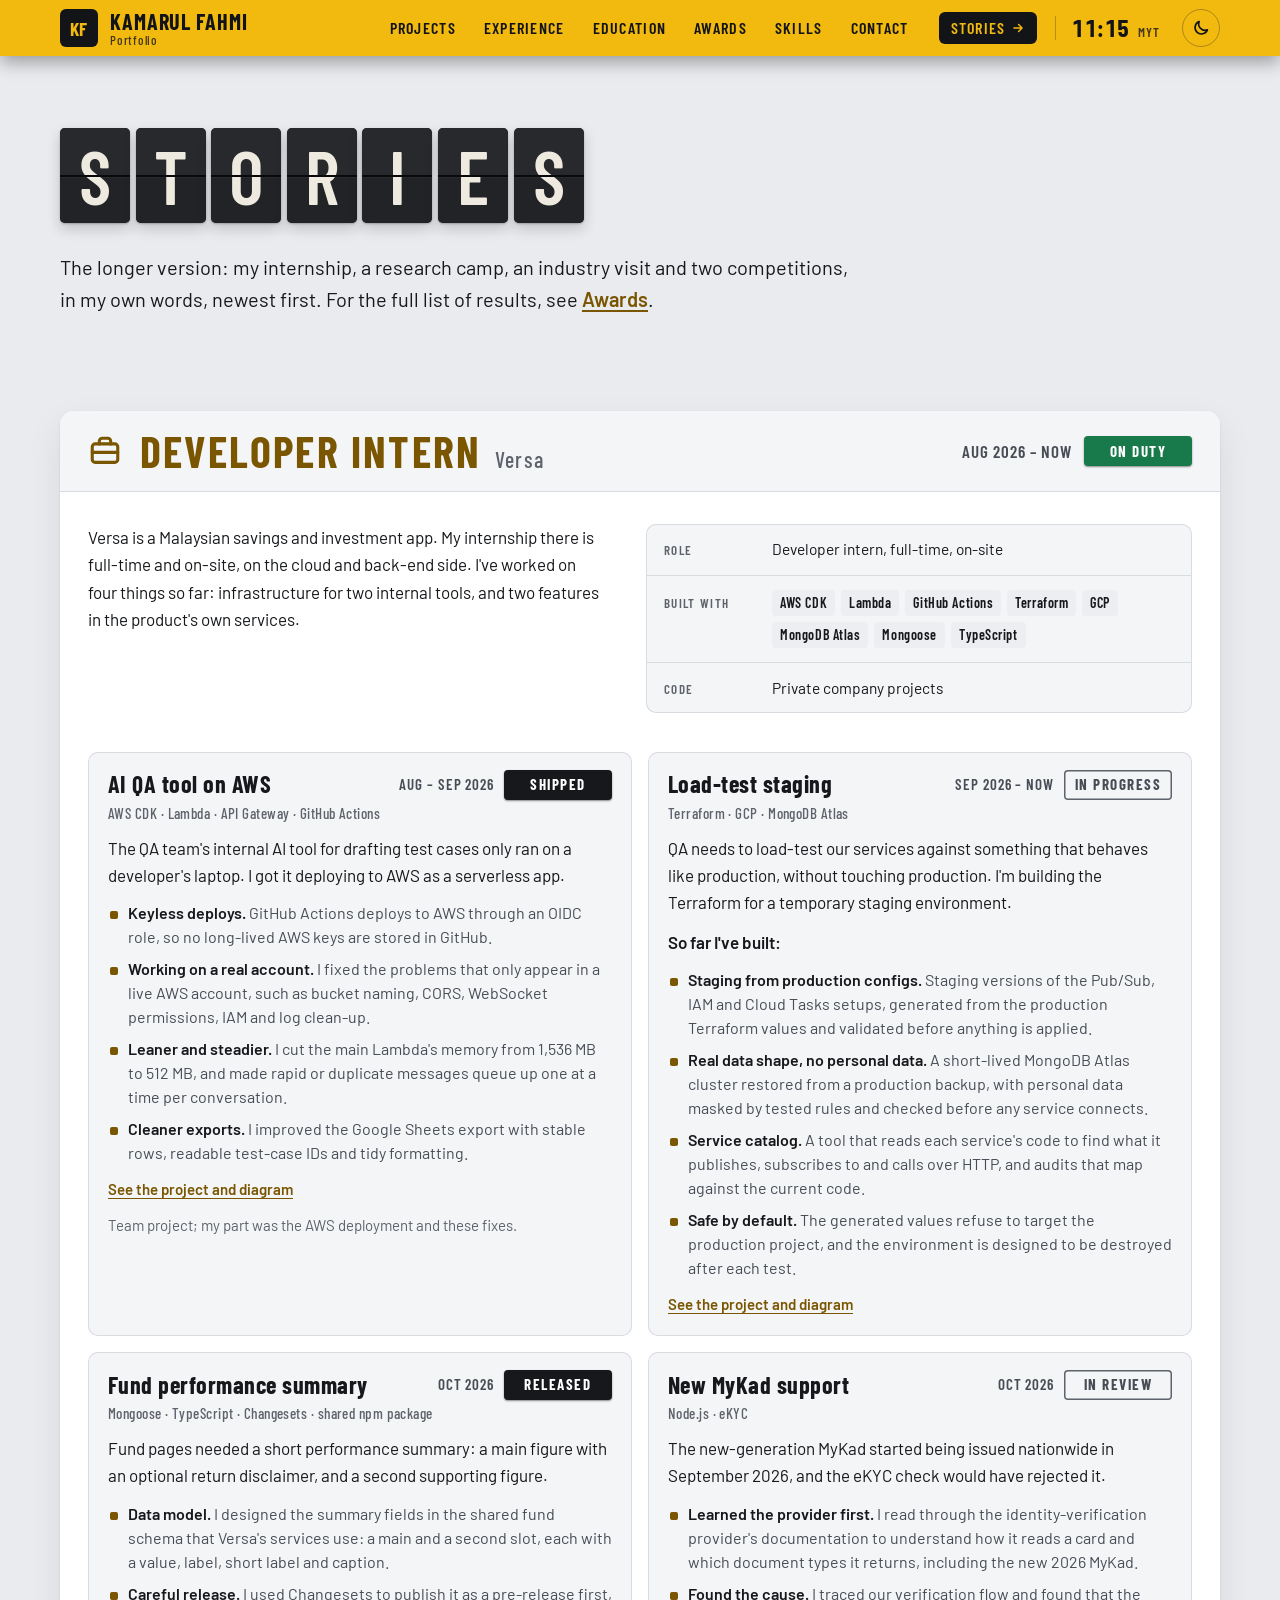
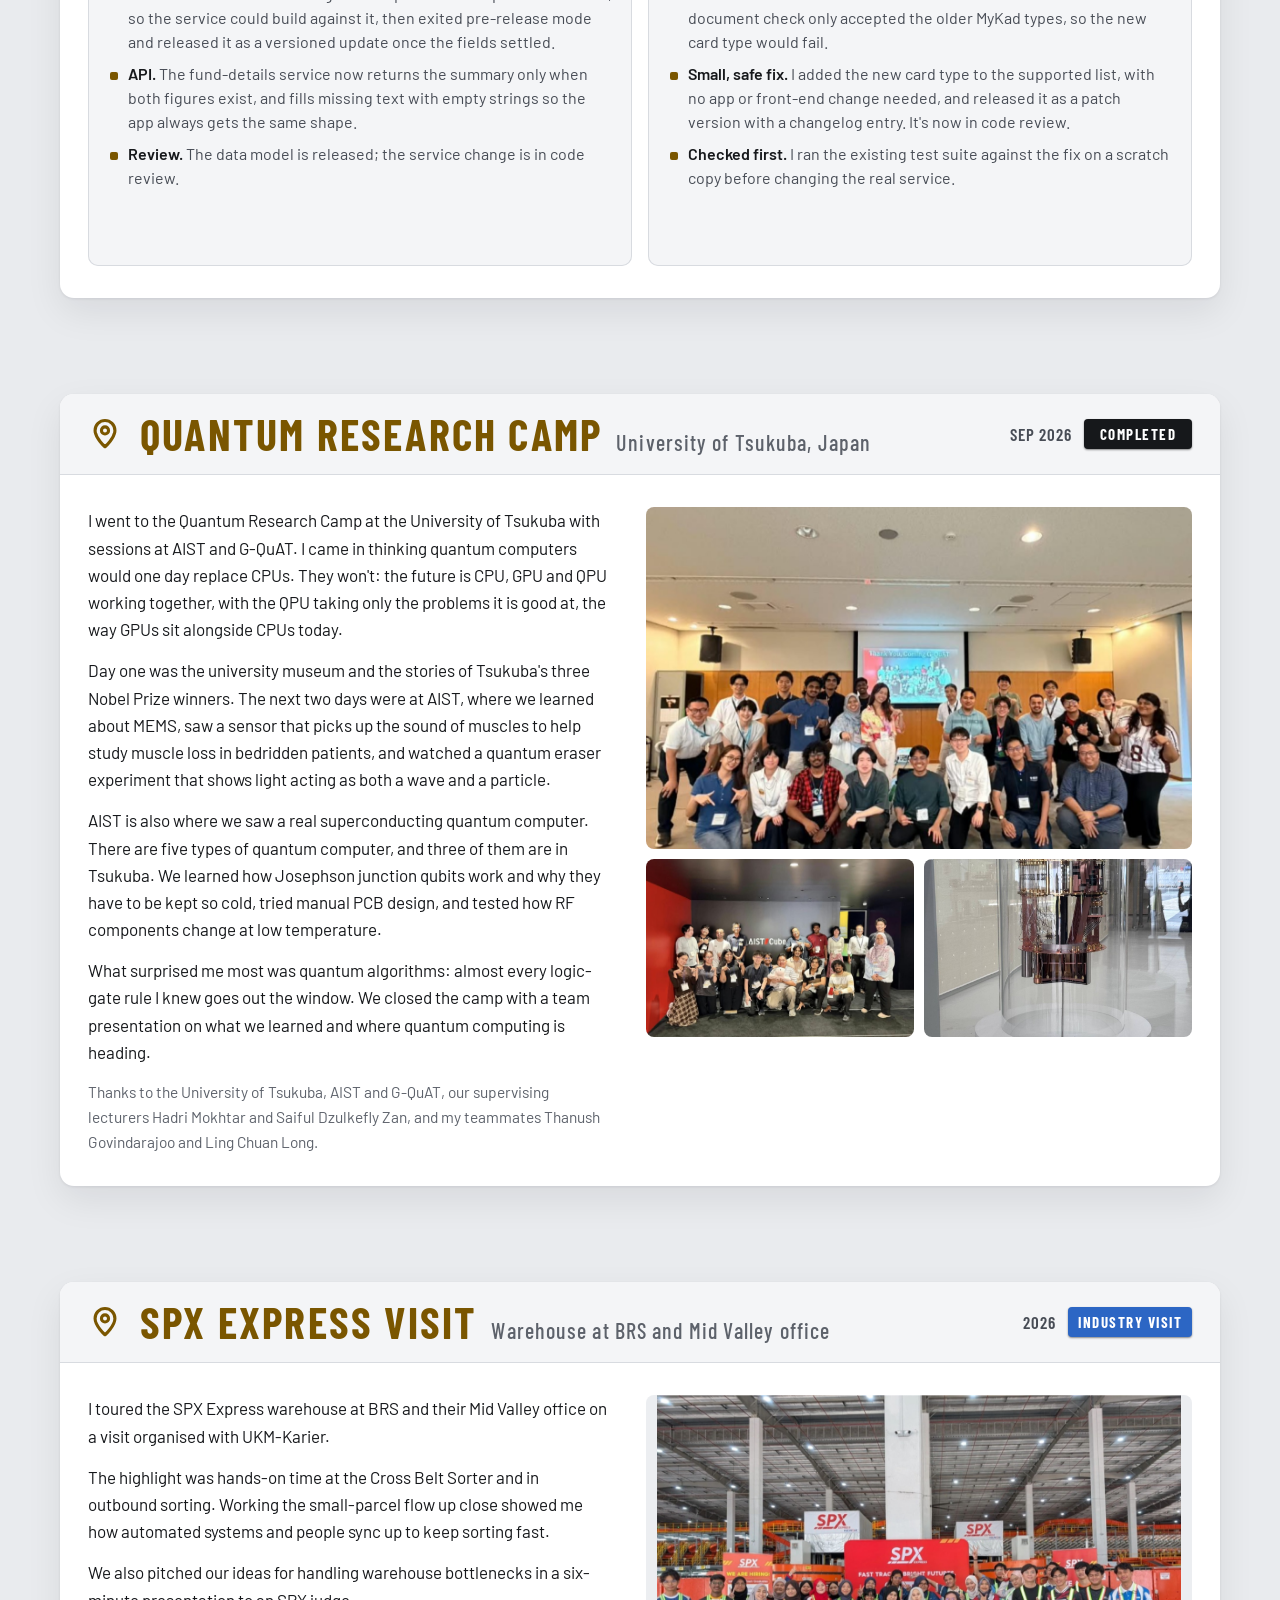
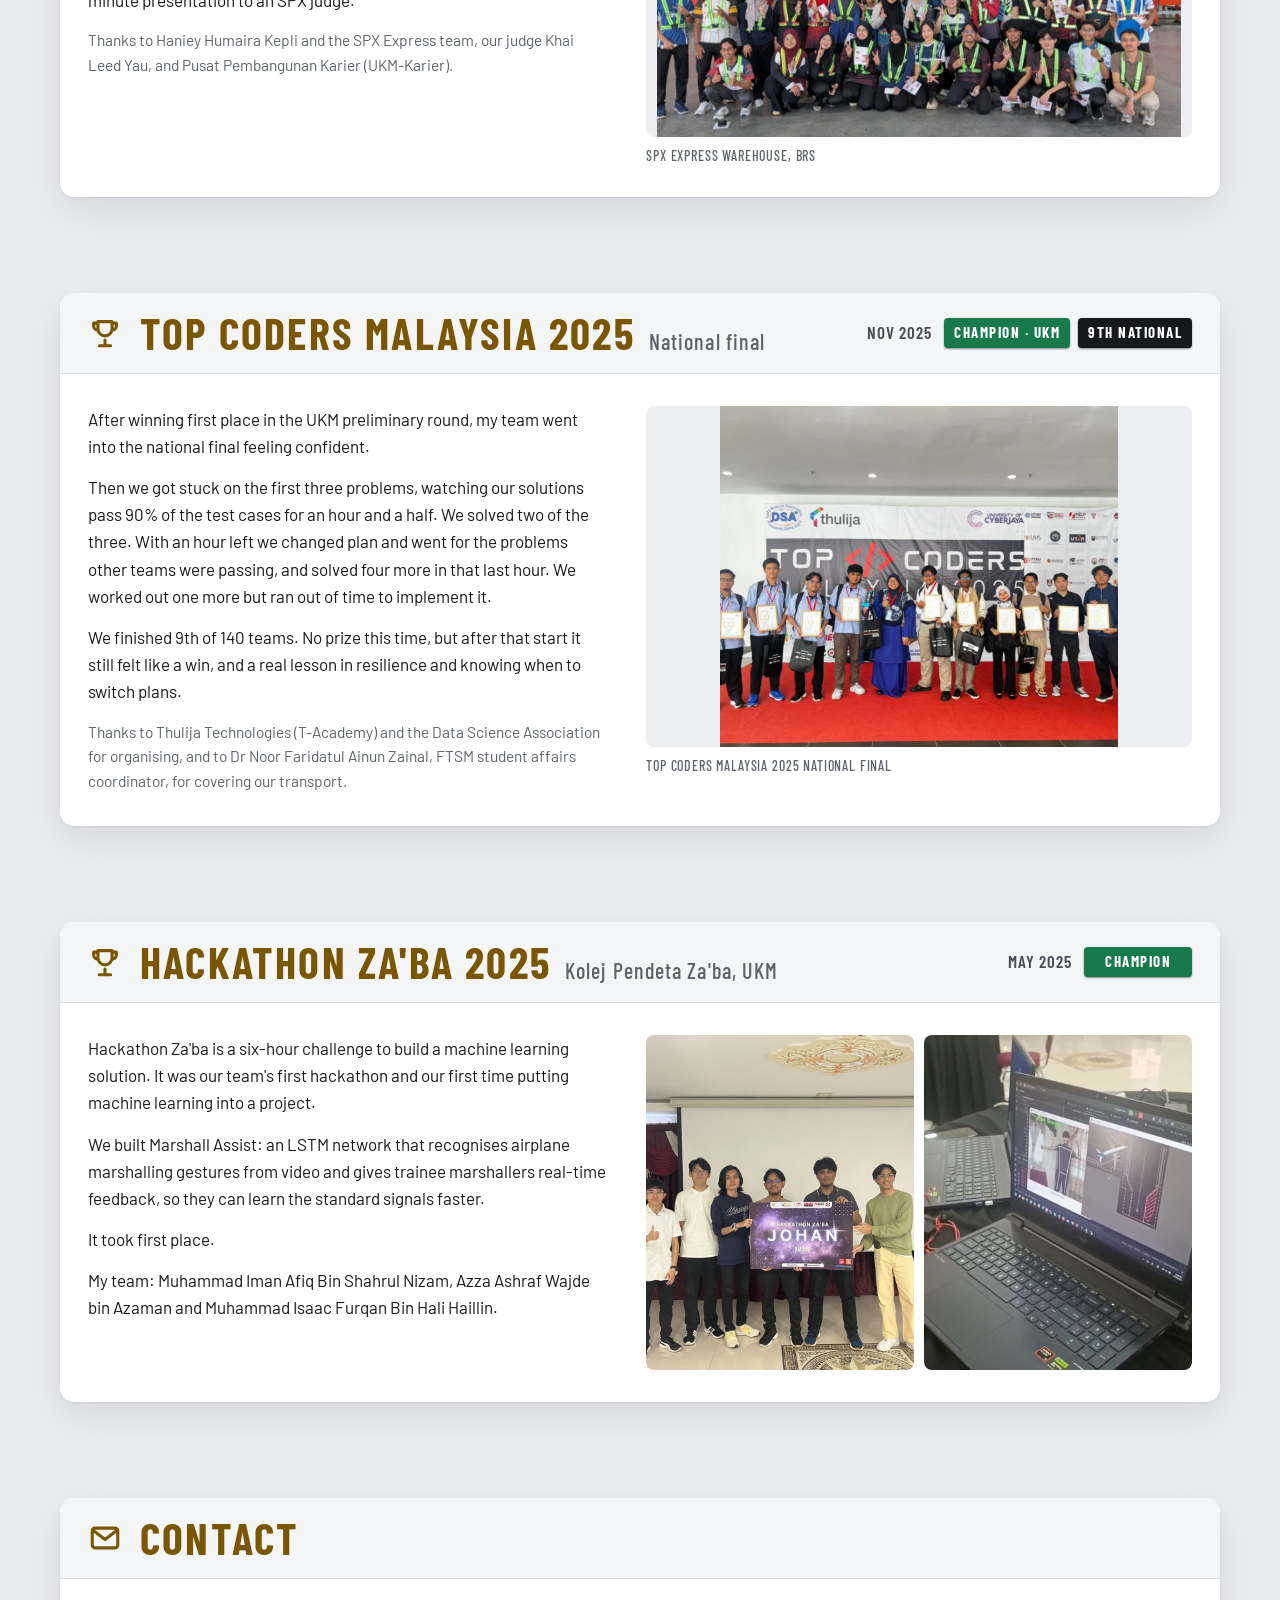
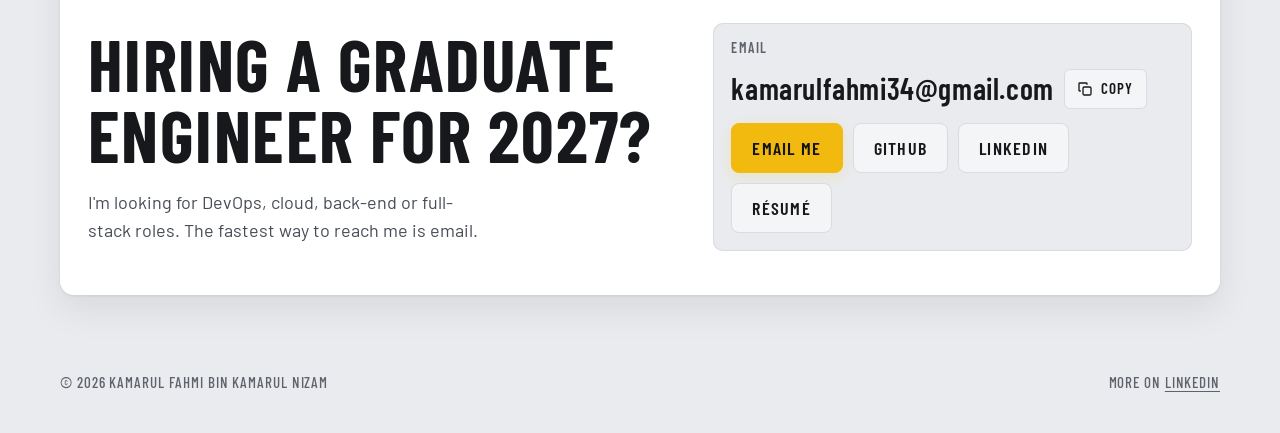
<file: stories.html>
<!doctype html>
<html lang="en">
<head>
<meta charset="utf-8">
<meta name="viewport" content="width=device-width, initial-scale=1, viewport-fit=cover">
<title>Kamarul Fahmi · Stories</title>
<meta name="description" content="Stories from Kamarul Fahmi: the developer internship at Versa, the Quantum Research Camp at the University of Tsukuba, an SPX Express industry visit, Top Coders Malaysia and Hackathon Za'ba.">
<meta property="og:title" content="Kamarul Fahmi · Stories">
<meta property="og:description" content="Graduating 2027. Open to graduate roles in DevOps, cloud, back end and full stack. Projects in Fastify, Prisma, Docker, AWS CDK, Laravel and Kotlin.">
<meta property="og:type" content="website">
<meta name="theme-color" content="#f2b90f">
<link rel="icon" href="data:image/svg+xml,%3Csvg xmlns='http://www.w3.org/2000/svg' viewBox='0 0 64 64'%3E%3Crect width='64' height='64' rx='10' fill='%23F2B90F'/%3E%3Ctext x='50%25' y='56%25' dominant-baseline='middle' text-anchor='middle' font-family='Arial Narrow,Arial,sans-serif' font-weight='700' font-size='32' fill='%23121417'%3EKF%3C/text%3E%3C/svg%3E">
<link rel="preconnect" href="https://fonts.googleapis.com">
<link rel="preconnect" href="https://fonts.gstatic.com" crossorigin>
<link rel="stylesheet" href="https://fonts.googleapis.com/css2?family=Barlow+Condensed:wght@500;600;700&family=Barlow:wght@400;500;600&display=swap">
<script>try { var t = localStorage.getItem("kf-theme"); if (t === "light" || t === "dark") document.documentElement.setAttribute("data-theme", t); } catch (e) {}</script>
<link rel="stylesheet" href="assets/site.css">
</head>
<body>
<a class="skip-link" href="#top">Skip to content</a>

<header class="strip">
  <div class="wrap">
    <a class="brand" href="index.html" aria-label="Kamarul Fahmi, home page">
      <span class="brand-tile" aria-hidden="true">KF</span>
      <span class="brand-words"><b>Kamarul Fahmi</b><span>Portfolio</span></span>
    </a>
    <nav aria-label="Main">
      <a href="index.html#board">Projects</a>
      <a href="index.html#experience">Experience</a>
      <a href="index.html#education">Education</a>
      <a href="index.html#awards">Awards</a>
      <a href="index.html#skills">Skills</a>
      <a href="#contact">Contact</a>
    </nav>
    <a class="nav-page" href="#top" aria-current="page">Stories <svg class="icon" viewBox="0 0 24 24" fill="none" stroke="currentColor" stroke-width="2.4" stroke-linecap="round" stroke-linejoin="round" aria-hidden="true"><path d="M5 12h14M13 6l6 6-6 6"/></svg></a>
    <div class="clock" role="timer" aria-label="Local time in Malaysia"><span id="clock">--:--</span><small>MYT</small></div>
    <button class="theme-btn" id="theme-btn" type="button" aria-label="Switch between light and dark mode">
      <svg class="i-sun" viewBox="0 0 24 24" fill="none" stroke="currentColor" stroke-width="2.2" stroke-linecap="round" aria-hidden="true"><circle cx="12" cy="12" r="4.5"/><path d="M12 2v2.5M12 19.5V22M2 12h2.5M19.5 12H22M4.9 4.9l1.8 1.8M17.3 17.3l1.8 1.8M4.9 19.1l1.8-1.8M17.3 6.7l1.8-1.8"/></svg>
      <svg class="i-moon" viewBox="0 0 24 24" fill="none" stroke="currentColor" stroke-width="2.2" stroke-linecap="round" stroke-linejoin="round" aria-hidden="true"><path d="M20.5 14.5A8.5 8.5 0 0 1 9.5 3.5a8.5 8.5 0 1 0 11 11Z"/></svg>
    </button>
  </div>
</header>

<main id="top">
  <div class="hero">
    <div class="wrap">
      <h1 class="page-title name" aria-label="Stories">
        <span class="flaps" aria-hidden="true"><span class="flap">S</span><span class="flap">T</span><span class="flap">O</span><span class="flap">R</span><span class="flap">I</span><span class="flap">E</span><span class="flap">S</span></span>
      </h1>
      <p class="page-intro">The longer version: my internship, a research camp, an industry visit and two competitions, in my own words, newest first. For the full list of results, see <a href="index.html#awards">Awards</a>.</p>
    </div>
  </div>

  <section class="story" id="versa" aria-labelledby="versa-title">
    <div class="wrap">
      <article class="panel">
        <div class="panel-head">
          <svg class="icon" viewBox="0 0 24 24" fill="none" stroke="currentColor" stroke-width="2.2" stroke-linecap="round" stroke-linejoin="round" aria-hidden="true"><rect x="3" y="7" width="18" height="13" rx="2"/><path d="M8 7V5a2 2 0 0 1 2-2h4a2 2 0 0 1 2 2v2M3 13h18"/></svg>
          <h2 id="versa-title"><b>Developer intern</b><span>Versa</span></h2>
          <div class="story-tags"><span class="when">Aug 2026 – now</span><span class="tag go">On duty</span></div>
        </div>
        <div class="story-body">
          <div class="story-text">
            <p>Versa is a Malaysian savings and investment app. My internship there is full-time and on-site, on the cloud and back-end side. I've worked on four things so far: infrastructure for two internal tools, and two features in the product's own services.</p>
          </div>
          <aside class="facts" aria-label="At a glance">
            <dl>
              <div class="row"><dt>Role</dt><dd>Developer intern, full&#8209;time, on&#8209;site</dd></div>
              <div class="row"><dt>Built with</dt><dd><ul class="chips-plain" translate="no"><li>AWS CDK</li><li>Lambda</li><li>GitHub Actions</li><li>Terraform</li><li>GCP</li><li>MongoDB Atlas</li><li>Mongoose</li><li>TypeScript</li></ul></dd></div>
              <div class="row"><dt>Code</dt><dd>Private company projects</dd></div>
            </dl>
          </aside>
          <div class="tasks">
            <section class="task" id="task-qaa" aria-labelledby="task-qaa-title">
              <header class="task-head">
                <h3 id="task-qaa-title">AI QA tool on AWS</h3>
                <span class="task-meta"><span class="when">Aug – Sep 2026</span><span class="tag done">Shipped</span></span>
                <small class="task-tech" translate="no">AWS CDK · Lambda · API Gateway · GitHub Actions</small>
              </header>
              <p>The QA team's internal AI tool for drafting test cases only ran on a developer's laptop. I got it deploying to AWS as a serverless app.</p>
              <ul class="built">
                <li><b>Keyless deploys.</b> GitHub Actions deploys to AWS through an OIDC role, so no long-lived AWS keys are stored in GitHub.</li>
                <li><b>Working on a real account.</b> I fixed the problems that only appear in a live AWS account, such as bucket naming, CORS, WebSocket permissions, IAM and log clean-up.</li>
                <li><b>Leaner and steadier.</b> I cut the main Lambda's memory from 1,536&nbsp;MB to 512&nbsp;MB, and made rapid or duplicate messages queue up one at a time per conversation.</li>
                <li><b>Cleaner exports.</b> I improved the Google Sheets export with stable rows, readable test-case IDs and tidy formatting.</li>
              </ul>
              <p class="task-link"><a class="more" href="index.html#project-qaa">See the project and diagram</a></p>
              <p class="task-note">Team project; my part was the AWS deployment and these fixes.</p>
            </section>
            <section class="task" id="task-lts" aria-labelledby="task-lts-title">
              <header class="task-head">
                <h3 id="task-lts-title">Load-test staging</h3>
                <span class="task-meta"><span class="when">Sep 2026 – now</span><span class="tag outline">In progress</span></span>
                <small class="task-tech" translate="no">Terraform · GCP · MongoDB Atlas</small>
              </header>
              <p>QA needs to load-test our services against something that behaves like production, without touching production. I'm building the Terraform for a temporary staging environment.</p>
              <p class="lead-in">So far I've built:</p>
                <ul class="built">
                <li><b>Staging from production configs.</b> Staging versions of the Pub/Sub, IAM and Cloud Tasks setups, generated from the production Terraform values and validated before anything is applied.</li>
                <li><b>Real data shape, no personal data.</b> A short-lived MongoDB Atlas cluster restored from a production backup, with personal data masked by tested rules and checked before any service connects.</li>
                <li><b>Service catalog.</b> A tool that reads each service's code to find what it publishes, subscribes to and calls over HTTP, and audits that map against the current code.</li>
                <li><b>Safe by default.</b> The generated values refuse to target the production project, and the environment is designed to be destroyed after each test.</li>
              </ul>
              <p class="task-link"><a class="more" href="index.html#project-lts">See the project and diagram</a></p>
            </section>
            <section class="task" id="task-fund" aria-labelledby="task-fund-title">
              <header class="task-head">
                <h3 id="task-fund-title">Fund performance summary</h3>
                <span class="task-meta"><span class="when">Oct 2026</span><span class="tag done">Released</span></span>
                <small class="task-tech" translate="no">Mongoose · TypeScript · Changesets · shared npm package</small>
              </header>
              <p>Fund pages needed a short performance summary: a main figure with an optional return disclaimer, and a second supporting figure.</p>
              <ul class="built">
                <li><b>Data model.</b> I designed the summary fields in the shared fund schema that Versa's services use: a main and a second slot, each with a value, label, short label and caption.</li>
                <li><b>Careful release.</b> I used <span translate="no">Changesets</span> to publish it as a pre-release first, so the service could build against it, then exited pre-release mode and released it as a versioned update once the fields settled.</li>
                <li><b>API.</b> The fund-details service now returns the summary only when both figures exist, and fills missing text with empty strings so the app always gets the same shape.</li>
                <li><b>Review.</b> The data model is released; the service change is in code review.</li>
              </ul>
            </section>
            <section class="task" id="task-mykad" aria-labelledby="task-mykad-title">
              <header class="task-head">
                <h3 id="task-mykad-title">New MyKad support</h3>
                <span class="task-meta"><span class="when">Oct 2026</span><span class="tag outline">In review</span></span>
                <small class="task-tech" translate="no">Node.js · eKYC</small>
              </header>
              <p>The new-generation MyKad started being issued nationwide in September 2026, and the eKYC check would have rejected it.</p>
              <ul class="built">
                <li><b>Learned the provider first.</b> I read through the identity-verification provider's documentation to understand how it reads a card and which document types it returns, including the new 2026 MyKad.</li>
                <li><b>Found the cause.</b> I traced our verification flow and found that the document check only accepted the older MyKad types, so the new card type would fail.</li>
                <li><b>Small, safe fix.</b> I added the new card type to the supported list, with no app or front-end change needed, and released it as a patch version with a changelog entry. It's now in code review.</li>
                <li><b>Checked first.</b> I ran the existing test suite against the fix on a scratch copy before changing the real service.</li>
              </ul>
            </section>
          </div>
        </div>
      </article>
    </div>
  </section>

  <section class="story" id="tsukuba" aria-labelledby="tsukuba-title">
    <div class="wrap">
      <article class="panel">
        <div class="panel-head">
          <svg class="icon" viewBox="0 0 24 24" fill="none" stroke="currentColor" stroke-width="2.2" stroke-linecap="round" stroke-linejoin="round" aria-hidden="true"><path d="M12 21s-7-6.2-7-11.5a7 7 0 0 1 14 0C19 14.8 12 21 12 21Z"/><circle cx="12" cy="9.5" r="2.5"/></svg>
          <h2 id="tsukuba-title"><b>Quantum Research Camp</b><span>University of Tsukuba, Japan</span></h2>
          <div class="story-tags"><span class="when">Sep 2026</span><span class="tag done">Completed</span></div>
        </div>
        <div class="story-body">
          <div class="story-text">
            <p>I went to the Quantum Research Camp at the University of Tsukuba with sessions at AIST and G-QuAT. I came in thinking quantum computers would one day replace CPUs. They won't: the future is CPU, GPU and QPU working together, with the QPU taking only the problems it is good at, the way GPUs sit alongside CPUs today.</p>
            <p>Day one was the university museum and the stories of Tsukuba's three Nobel Prize winners. The next two days were at AIST, where we learned about MEMS, saw a sensor that picks up the sound of muscles to help study muscle loss in bedridden patients, and watched a quantum eraser experiment that shows light acting as both a wave and a particle.</p>
            <p>AIST is also where we saw a real superconducting quantum computer. There are five types of quantum computer, and three of them are in Tsukuba. We learned how Josephson junction qubits work and why they have to be kept so cold, tried manual PCB design, and tested how RF components change at low temperature.</p>
            <p>What surprised me most was quantum algorithms: almost every logic-gate rule I knew goes out the window. We closed the camp with a team presentation on what we learned and where quantum computing is heading.</p>
            <p class="thanks">Thanks to the University of Tsukuba, AIST and G-QuAT, our supervising lecturers Hadri Mokhtar and Saiful Dzulkefly Zan, and my teammates Thanush Govindarajoo and Ling Chuan Long.</p>
          </div>
          <figure class="gallery"><a href="images/tsukuba-camp.jpg" target="_blank" rel="noopener"><img src="images/tsukuba-camp.jpg" alt="Group photo of the Quantum Research Camp participants at the University of Tsukuba" width="1200" height="782" loading="lazy"></a><a href="images/tsukuba-aist.jpg" target="_blank" rel="noopener"><img src="images/tsukuba-aist.jpg" alt="Camp participants at AIST Cube" width="1200" height="781" loading="lazy"></a><a href="images/tsukuba-quantum-computer.jpg" target="_blank" rel="noopener"><img src="images/tsukuba-quantum-computer.jpg" alt="AIST and G-QuAT superconducting quantum computer on display" width="917" height="1200" loading="lazy"></a></figure>
        </div>
      </article>
    </div>
  </section>

  <section class="story" id="spx" aria-labelledby="spx-title">
    <div class="wrap">
      <article class="panel">
        <div class="panel-head">
          <svg class="icon" viewBox="0 0 24 24" fill="none" stroke="currentColor" stroke-width="2.2" stroke-linecap="round" stroke-linejoin="round" aria-hidden="true"><path d="M12 21s-7-6.2-7-11.5a7 7 0 0 1 14 0C19 14.8 12 21 12 21Z"/><circle cx="12" cy="9.5" r="2.5"/></svg>
          <h2 id="spx-title"><b>SPX Express Visit</b><span>Warehouse at BRS and Mid Valley office</span></h2>
          <div class="story-tags"><span class="when">2026</span><span class="tag info">Industry visit</span></div>
        </div>
        <div class="story-body">
          <div class="story-text">
            <p>I toured the SPX Express warehouse at BRS and their Mid Valley office on a visit organised with UKM-Karier.</p>
            <p>The highlight was hands-on time at the Cross Belt Sorter and in outbound sorting. Working the small-parcel flow up close showed me how automated systems and people sync up to keep sorting fast.</p>
            <p>We also pitched our ideas for handling warehouse bottlenecks in a six-minute presentation to an SPX judge.</p>
            <p class="thanks">Thanks to Haniey Humaira Kepli and the SPX Express team, our judge Khai Leed Yau, and Pusat Pembangunan Karier (UKM-Karier).</p>
          </div>
          <figure class="gallery single"><a href="images/spx-express.jpg" target="_blank" rel="noopener"><img src="images/spx-express.jpg" alt="Visit participants in hi-vis vests at the SPX Express warehouse" width="1200" height="782" loading="lazy"></a><figcaption>SPX Express warehouse, BRS</figcaption></figure>
        </div>
      </article>
    </div>
  </section>

  <section class="story" id="top-coders" aria-labelledby="top-coders-title">
    <div class="wrap">
      <article class="panel">
        <div class="panel-head">
          <svg class="icon" viewBox="0 0 24 24" fill="none" stroke="currentColor" stroke-width="2.2" stroke-linecap="round" stroke-linejoin="round" aria-hidden="true"><path d="M8 21h8M12 17v4M7 4h10v5a5 5 0 0 1-10 0V4ZM17 5h3v2a3 3 0 0 1-3 3M7 5H4v2a3 3 0 0 0 3 3"/></svg>
          <h2 id="top-coders-title"><b>Top Coders Malaysia 2025</b><span>National final</span></h2>
          <div class="story-tags"><span class="when">Nov 2025</span><span class="tag go">Champion · UKM</span><span class="tag done">9th national</span></div>
        </div>
        <div class="story-body">
          <div class="story-text">
            <p>After winning first place in the UKM preliminary round, my team went into the national final feeling confident.</p>
            <p>Then we got stuck on the first three problems, watching our solutions pass 90% of the test cases for an hour and a half. We solved two of the three. With an hour left we changed plan and went for the problems other teams were passing, and solved four more in that last hour. We worked out one more but ran out of time to implement it.</p>
            <p>We finished 9th of 140 teams. No prize this time, but after that start it still felt like a win, and a real lesson in resilience and knowing when to switch plans.</p>
            <p class="thanks">Thanks to Thulija Technologies (T-Academy) and the Data Science Association for organising, and to Dr Noor Faridatul Ainun Zainal, FTSM student affairs coordinator, for covering our transport.</p>
          </div>
          <figure class="gallery single"><a href="images/top-coders.jpg" target="_blank" rel="noopener"><img src="images/top-coders.jpg" alt="Finalists holding certificates in front of the Top Coders Malaysia 2025 banner" width="1200" height="1029" loading="lazy"></a><figcaption>Top Coders Malaysia 2025 national final</figcaption></figure>
        </div>
      </article>
    </div>
  </section>

  <section class="story" id="zaba" aria-labelledby="zaba-title">
    <div class="wrap">
      <article class="panel">
        <div class="panel-head">
          <svg class="icon" viewBox="0 0 24 24" fill="none" stroke="currentColor" stroke-width="2.2" stroke-linecap="round" stroke-linejoin="round" aria-hidden="true"><path d="M8 21h8M12 17v4M7 4h10v5a5 5 0 0 1-10 0V4ZM17 5h3v2a3 3 0 0 1-3 3M7 5H4v2a3 3 0 0 0 3 3"/></svg>
          <h2 id="zaba-title"><b>Hackathon Za'ba 2025</b><span>Kolej Pendeta Za'ba, UKM</span></h2>
          <div class="story-tags"><span class="when">May 2025</span><span class="tag go">Champion</span></div>
        </div>
        <div class="story-body">
          <div class="story-text">
            <p>Hackathon Za'ba is a six-hour challenge to build a machine learning solution. It was our team's first hackathon and our first time putting machine learning into a project.</p>
            <p>We built Marshall Assist: an LSTM network that recognises airplane marshalling gestures from video and gives trainee marshallers real-time feedback, so they can learn the standard signals faster.</p>
            <p>It took first place.</p>
            <p>My team: Muhammad Iman Afiq Bin Shahrul Nizam, Azza Ashraf Wajde bin Azaman and Muhammad Isaac Furqan Bin Hali Haillin.</p>
          </div>
          <figure class="gallery pair"><a href="images/hackathon-zaba.jpg" target="_blank" rel="noopener"><img src="images/hackathon-zaba.jpg" alt="Team holding the Hackathon Za'ba champion (Johan) board" width="1200" height="1036" loading="lazy"></a><a href="images/marshall-assist.jpg" target="_blank" rel="noopener"><img src="images/marshall-assist.jpg" alt="Marshall Assist demo on a laptop: pose tracking next to an airplane on screen" width="845" height="1200" loading="lazy"></a></figure>
        </div>
      </article>
    </div>
  </section>

  <section id="contact" aria-labelledby="contact-title">
    <div class="wrap">
      <div class="panel">
        <div class="panel-head">
          <svg class="icon" viewBox="0 0 24 24" fill="none" stroke="currentColor" stroke-width="2.2" stroke-linecap="round" stroke-linejoin="round" aria-hidden="true"><rect x="3" y="5" width="18" height="14" rx="2"/><path d="m3.5 6.5 8.5 6.5 8.5-6.5"/></svg>
          <h2 id="contact-title"><b>Contact</b></h2>
        </div>
        <div class="final">
          <div>
            <h3>Hiring a graduate engineer for 2027?</h3>
            <p>I'm looking for DevOps, cloud, back-end or full-stack roles. The fastest way to reach me is email.</p>
          </div>
          <div class="mail">
            <span class="mail-label">Email</span>
            <div class="mail-row">
              <span class="mail-addr" id="mail-addr">kamarulfahmi34@gmail.com</span>
              <button class="copy-btn" id="copy-btn" type="button">
                <svg class="icon" viewBox="0 0 24 24" fill="none" stroke="currentColor" stroke-width="2" stroke-linecap="round" stroke-linejoin="round" aria-hidden="true"><rect x="9" y="9" width="12" height="12" rx="2"/><path d="M5 15H4a1 1 0 0 1-1-1V4a1 1 0 0 1 1-1h10a1 1 0 0 1 1 1v1"/></svg>
                <span aria-live="polite">Copy</span></button>
            </div>
            <div class="actions">
              <a class="btn btn-sign" href="mailto:kamarulfahmi34@gmail.com">Email me</a>
              <a class="btn" href="https://github.com/FahmiKamarul" target="_blank" rel="noopener">GitHub</a>
              <a class="btn" href="https://www.linkedin.com/in/kamarul-fahmi" target="_blank" rel="noopener">LinkedIn</a>
              <a class="btn" href="Kamarul-Fahmi-Resume.pdf" target="_blank" rel="noopener">Résumé</a>
            </div>
          </div>
        </div>
      </div>
    </div>
  </section>
</main>

<footer>
  <div class="wrap">
    <span>© 2026 Kamarul Fahmi bin Kamarul Nizam</span>
    <span>More on <a href="https://www.linkedin.com/in/kamarul-fahmi" target="_blank" rel="noopener">LinkedIn</a></span>
  </div>
</footer>

<script src="assets/site.js"></script>
</body>
</html>
</file>
<file: assets/site.css>
/* World: a departures board in a Malaysian airport hall. Anthracite housing, split-flap cells,
   signage yellow for wayfinding, status flaps in green / blue / amber. Light on first visit; dark is opt-in via the header switch. Flap tiles stay dark in both. */
:root {
  color-scheme: dark;
  --hall: #121314;
  --housing: #191a1c;
  --housing-hi: #1f2123;
  --rule: #2d2f33;
  --flap-top: #28292c;
  --flap-bot: #222326;
  --hinge: #08090b;
  --ink: #efeadf;
  --ink-dim: #a3a7ae;
  --ink-faint: #8e929a;
  --sign: #f2b90f;
  --sign-hi: #ffc828;
  --sign-ink: #121417;
  --go: #18794a;
  --info: #2c66c4;
  --wait: #9a5214;
  --done: #3b3d42;

  --f-sign: "Barlow Condensed", "Roboto Condensed", "Arial Narrow", sans-serif;
  --f-read: "Barlow", "Segoe UI", Roboto, system-ui, sans-serif;

  --gutter-l: max(20px, env(safe-area-inset-left, 0px));
  --gutter-r: max(20px, env(safe-area-inset-right, 0px));
  --pad-x: clamp(16px, 2.4vw, 28px);
  --ease-out: cubic-bezier(.16, 1, .3, 1);

  /* roles that change between dark and light */
  --sign-text: #f2b90f;
  --flap-ink: #efeadf;
  --chip: #28292c;
  --sep: #08090b;
  --zebra: rgba(255,255,255,.015);
  --row-hover: rgba(255,255,255,.045);
  --btn-hover: #232830;
  --ink-strong: #fff;
  --go-text: #7ee2a8;
  --done-ink: #efeadf;
  --show-sun: block;
  --show-moon: none;
  --img-filter: brightness(.88);
  --shadow-flap: 0 2px 4px rgba(0,0,0,.45), 0 10px 22px rgba(0,0,0,.28), inset 0 1px 0 rgba(255,255,255,.05);
  --shadow-panel: 0 2px 6px rgba(0,0,0,.4), 0 24px 60px rgba(0,0,0,.35), inset 0 1px 0 rgba(255,255,255,.04);
  --shadow-chip: 0 1px 2px rgba(0,0,0,.4);
}
:root:not([data-theme="dark"]) {
  color-scheme: light;
  --hall: #e9ebee; --housing: #ffffff; --housing-hi: #f4f5f7; --rule: #d8dbe0;
  --ink: #16181b; --ink-dim: #474c55; --ink-faint: #5d626b;
  --sign-text: #7a5600; --chip: #eceef1; --sep: #d8dbe0;
  --zebra: rgba(0,0,0,.02); --row-hover: rgba(0,0,0,.04); --btn-hover: #eceef1;
  --ink-strong: #000; --go-text: #136b40; --done: #e2e4e8; --done-ink: #2a2d33;
  --show-sun: none; --show-moon: block; --img-filter: none;
  --shadow-flap: 0 1px 2px rgba(16,18,21,.25), 0 6px 14px rgba(16,18,21,.18);
  --shadow-panel: 0 1px 3px rgba(16,18,21,.08), 0 14px 36px rgba(16,18,21,.08);
  --shadow-chip: none;
}
:root[data-theme="light"] {
  color-scheme: light;
  --hall: #e9ebee; --housing: #ffffff; --housing-hi: #f4f5f7; --rule: #d8dbe0;
  --ink: #16181b; --ink-dim: #474c55; --ink-faint: #5d626b;
  --sign-text: #7a5600; --chip: #eceef1; --sep: #d8dbe0;
  --zebra: rgba(0,0,0,.02); --row-hover: rgba(0,0,0,.04); --btn-hover: #eceef1;
  --ink-strong: #000; --go-text: #136b40; --done: #e2e4e8; --done-ink: #2a2d33;
  --show-sun: none; --show-moon: block; --img-filter: none;
  --shadow-flap: 0 1px 2px rgba(16,18,21,.25), 0 6px 14px rgba(16,18,21,.18);
  --shadow-panel: 0 1px 3px rgba(16,18,21,.08), 0 14px 36px rgba(16,18,21,.08);
  --shadow-chip: none;
}

* { box-sizing: border-box; }
html { scroll-behavior: smooth; scrollbar-color: var(--rule) var(--hall); }
body {
  margin: 0;
  background: var(--hall);
  color: var(--ink);
  font: 400 17px/1.6 var(--f-read);
  -webkit-font-smoothing: antialiased;
  text-rendering: optimizeLegibility;
}
::selection { background: var(--sign); color: var(--sign-ink); }
a { color: inherit; text-underline-offset: 3px; }
:focus-visible { outline: 2px solid var(--sign-text); outline-offset: 3px; border-radius: 3px; }
img, svg { max-width: 100%; }
.wrap { max-width: 1200px; margin: 0 auto; padding-left: var(--gutter-l); padding-right: var(--gutter-r); }
.icon { width: 1em; height: 1em; flex: none; }
[hidden] { display: none !important; }

/* ---------- header strip ---------- */
body::before { content: ""; position: fixed; inset: 0 0 auto; height: env(safe-area-inset-top, 0px); z-index: 20; background: var(--sign); }
.strip {
  position: sticky; top: env(safe-area-inset-top, 0px); z-index: 19;
  background: var(--sign); color: var(--sign-ink);
  box-shadow: 0 6px 18px rgba(0,0,0,.35);
}
.strip .wrap { display: flex; align-items: center; gap: 18px; height: 56px; }
.brand { display: flex; align-items: center; gap: 12px; text-decoration: none; }
.brand:focus-visible { outline-color: var(--sign-ink); }
.brand-tile {
  display: grid; place-items: center; width: 38px; height: 38px; border-radius: 6px;
  background: var(--sign-ink); color: var(--sign);
  font: 700 19px/1 var(--f-sign); letter-spacing: .02em;
}
.brand-words { display: flex; flex-direction: column; gap: 2px; }
.brand-words b { font: 700 22px/1 var(--f-sign); text-transform: uppercase; letter-spacing: .04em; }
.brand-words span { font: 500 13px/1 var(--f-sign); letter-spacing: .06em; opacity: .78; }
.strip nav { margin-left: auto; display: flex; gap: 4px; }
.strip nav a {
  font: 600 16px/1 var(--f-sign); text-transform: uppercase; letter-spacing: .08em;
  text-decoration: none; padding: 10px 12px; border-radius: 6px;
  transition: background .18s var(--ease-out);
}
.strip nav a:hover { background: rgba(18,20,23,.12); }
.strip nav a:focus-visible { outline-color: var(--sign-ink); }
.clock {
  display: flex; align-items: baseline; gap: 8px; padding-left: 16px; border-left: 1.5px solid rgba(18,20,23,.25);
  font: 700 24px/1 var(--f-sign); font-variant-numeric: tabular-nums; letter-spacing: .02em;
}
.theme-btn {
  display: grid; place-items: center; width: 38px; height: 38px; margin-left: 4px; border-radius: 50%; cursor: pointer;
  border: 1.5px solid rgba(18,20,23,.3); background: transparent; color: var(--sign-ink);
  transition: background .18s var(--ease-out);
}
.theme-btn:hover { background: rgba(18,20,23,.12); }
.theme-btn:focus-visible { outline-color: var(--sign-ink); }
.theme-btn svg { width: 18px; height: 18px; }
.theme-btn .i-sun { display: var(--show-sun); }
.theme-btn .i-moon { display: var(--show-moon); }
.clock small { font: 600 13px/1 var(--f-sign); letter-spacing: .08em; opacity: .78; }

/* ---------- split-flap cells ---------- */
.flaps { display: flex; gap: var(--gap, 6px); }
.flap {
  --h: calc(var(--w) * 1.36);
  position: relative; display: inline-block; width: var(--w); height: var(--h);
  border-radius: calc(var(--w) * .07);
  background: linear-gradient(var(--flap-top) 0 50%, var(--flap-bot) 50% 100%);
  box-shadow: var(--shadow-flap);
  color: var(--flap-ink);
  font: 600 calc(var(--h) * .78)/var(--h) var(--f-sign);
  text-align: center; text-transform: uppercase;
  perspective: calc(var(--w) * 6);
  flex: none;
}
.flap::after {
  content: ""; position: absolute; left: 0; right: 0; top: calc(50% - 1px); height: 2px;
  background: var(--hinge); box-shadow: 0 1px 0 rgba(255,255,255,.04); z-index: 3; pointer-events: none;
}
.flap .half, .flap .leaf {
  position: absolute; left: 0; right: 0; height: 50%; overflow: hidden;
  backface-visibility: hidden;
}
.flap .t { top: 0; border-radius: inherit; border-bottom-left-radius: 0; border-bottom-right-radius: 0; background: var(--flap-top); transform-origin: 50% 100%; }
.flap .b { bottom: 0; border-radius: inherit; border-top-left-radius: 0; border-top-right-radius: 0; background: var(--flap-bot); transform-origin: 50% 0; }
.flap .half i, .flap .leaf i { position: absolute; left: 0; right: 0; top: 0; height: var(--h); font-style: normal; }
.flap .b i { top: calc(var(--h) * -.5); }
.flap .leaf { z-index: 2; }

/* ---------- hero: the passenger ---------- */
.hero { padding-block: clamp(36px, 6vw, 72px) clamp(24px, 4vw, 48px); }
.hero-grid { display: grid; grid-template-columns: minmax(0, 7fr) minmax(0, 5fr); gap: clamp(28px, 4vw, 56px); align-items: start; }
@media (max-width: 960px) { .hero-grid { grid-template-columns: minmax(0, 1fr); } }
.name { margin: 0; display: grid; justify-content: start; --w: clamp(34px, calc((100vw - 40px - 36px) / 7), 88px); --gap: calc(var(--w) * .08); gap: calc(var(--w) * .16); }
@media (min-width: 961px) { .name { --w: clamp(48px, calc((min(100vw, 1200px) - 40px) * .54 / 7.6), 84px); } }
.statement { max-width: 34em; margin: clamp(24px, 3vw, 34px) 0 0; font-size: clamp(18px, 1.6vw, 20px); line-height: 1.6; text-wrap: pretty; }
.statement b { font-weight: 600; color: var(--ink-strong); }
.actions { display: flex; flex-wrap: wrap; gap: 10px; margin-top: 28px; }
.btn {
  display: inline-flex; align-items: center; gap: 10px; min-height: 50px; padding: 0 20px;
  border-radius: 8px; text-decoration: none; cursor: pointer;
  font: 600 18px/1 var(--f-sign); text-transform: uppercase; letter-spacing: .07em;
  border: 1.5px solid var(--rule); background: var(--housing-hi); color: var(--ink);
  transition: background .18s var(--ease-out), border-color .18s var(--ease-out), transform .18s var(--ease-out);
}
.btn:hover { border-color: var(--ink-dim); background: var(--btn-hover); }
.btn:active { transform: translateY(1px); }
.btn .icon { width: 18px; height: 18px; }
.btn-sign { background: var(--sign); border-color: var(--sign); color: var(--sign-ink); box-shadow: 0 4px 14px rgba(242,185,15,.16); }
.btn-sign:hover { background: var(--sign-hi); border-color: var(--sign-hi); }
.btn-sign:focus-visible { outline-color: var(--ink); }

.gate {
  background: var(--housing); border-radius: 12px; overflow: hidden;
  box-shadow: var(--shadow-panel);
}
.gate-head {
  display: flex; justify-content: space-between; align-items: baseline; gap: 12px;
  padding: 14px 20px; background: var(--housing-hi); border-bottom: 1px solid var(--rule);
}
.gate-head b { font: 700 20px/1 var(--f-sign); text-transform: uppercase; letter-spacing: .08em; color: var(--sign-text); }
.gate-head span { font: 500 15px/1 var(--f-sign); letter-spacing: .06em; color: var(--ink-faint); }
.gate dl { margin: 0; }
.gate .row { display: grid; grid-template-columns: 112px minmax(0, 1fr); gap: 14px; align-items: baseline; padding: 14px 20px; border-bottom: 1px solid var(--rule); }
.gate .row:last-child { border-bottom: 0; }
.gate dt { font: 600 14px/1.3 var(--f-sign); text-transform: uppercase; letter-spacing: .1em; color: var(--ink-faint); }
.gate dt span { display: block; font-weight: 500; text-transform: none; letter-spacing: .04em; font-size: 14px; }
.gate dd { margin: 0; font: 600 21px/1.25 var(--f-sign); letter-spacing: .03em; text-transform: uppercase; text-wrap: balance; }
.gate dd.big { font-size: 32px; line-height: 1; }
.gate .row.status { align-items: center; }

.tag {
  position: relative; display: inline-flex; align-items: center; justify-content: center;
  min-width: 7.2em; height: 30px; padding: 0 10px; border-radius: 4px;
  font: 700 15px/1 var(--f-sign); letter-spacing: .1em; text-transform: uppercase; color: #fff;
  background: var(--tone, var(--done)); white-space: nowrap;
  box-shadow: 0 1px 2px rgba(0,0,0,.45);
}
.tag.go { --tone: var(--go); }
.tag.info { --tone: var(--info); }
.tag.wait { --tone: var(--wait); }
.tag.done { --tone: var(--done); color: var(--done-ink); }
.tag.lg { height: 40px; font-size: 20px; min-width: 8.4em; }
.blink { animation: blink 2.4s steps(1, end) infinite; }
@keyframes blink { 0%, 74% { opacity: 1; } 75%, 100% { opacity: .62; } }
.tag.flipping { animation: tagflip .34s var(--ease-out) both; transform-origin: 50% 50%; }
@keyframes tagflip { from { transform: perspective(240px) rotateX(-90deg); } to { transform: perspective(240px) rotateX(0); } }

/* ---------- sections as board panels ---------- */
section { padding-block: clamp(28px, 4vw, 48px); }
section:last-of-type { padding-bottom: clamp(48px, 6vw, 80px); }
.panel {
  background: var(--housing); border-radius: 14px; overflow: hidden;
  box-shadow: var(--shadow-panel);
}
.panel-head {
  display: flex; flex-wrap: wrap; align-items: center; gap: 12px 18px;
  padding: 18px var(--pad-x); background: var(--housing-hi); border-bottom: 1px solid var(--rule);
}
.panel-head h2 { margin: 0; display: flex; align-items: baseline; gap: 14px; flex-wrap: wrap; }
.panel-head h2 b { font: 700 clamp(30px, 4vw, 44px)/1 var(--f-sign); text-transform: uppercase; letter-spacing: .05em; color: var(--sign-text); }
.panel-head h2 span { font: 500 clamp(18px, 2vw, 22px)/1 var(--f-sign); letter-spacing: .05em; color: var(--ink-faint); }
.panel-head > .icon { width: 34px; height: 34px; color: var(--sign-text); }
.panel-head p { margin: 0 0 0 auto; font: 500 15px/1.3 var(--f-sign); letter-spacing: .06em; text-transform: uppercase; color: var(--ink-faint); }
@media (max-width: 640px) { .panel-head p { margin-left: 0; flex-basis: 100%; } }

/* ---------- departures table ---------- */
.board-cols, .flight > summary {
  display: grid;
  grid-template-columns: 84px 96px minmax(0, 1.25fr) minmax(0, 1.5fr) 118px 136px 22px;
  gap: 16px; align-items: center;
  padding-left: var(--pad-x); padding-right: var(--pad-x);
}
.board-cols { padding-block: 12px; border-bottom: 1px solid var(--rule); }
.board-cols span { font: 600 14px/1.15 var(--f-sign); text-transform: uppercase; letter-spacing: .1em; color: var(--sign-text); }
.board-cols span i { display: block; font-style: normal; font-weight: 500; letter-spacing: .04em; text-transform: none; color: var(--ink-faint); font-size: 14px; }
.flight { border-bottom: 1px solid var(--rule); }
.flight:last-child { border-bottom: 0; }
.flight:nth-child(even) > summary { background: var(--zebra); }
.flight > summary {
  list-style: none; cursor: pointer; padding-block: 14px; min-height: 66px;
  transition: background .18s var(--ease-out);
}
.flight > summary::-webkit-details-marker { display: none; }
.flight > summary:hover { background: var(--row-hover); }
.flight[open] > summary { background: var(--housing-hi); }
.flight > summary:focus-visible { outline-offset: -2px; border-radius: 0; }
.f-time { font: 600 19px/1.1 var(--f-sign); letter-spacing: .04em; text-transform: uppercase; font-variant-numeric: tabular-nums; color: var(--ink-dim); }
.f-code { --w: 26px; --gap: 3px; }
.f-dest { font: 600 24px/1.1 var(--f-sign); text-transform: uppercase; letter-spacing: .03em; }
.f-via { font: 500 17px/1.3 var(--f-sign); letter-spacing: .03em; color: var(--ink-dim); }
.f-gate { display: flex; align-items: center; gap: 9px; font: 600 15px/1.15 var(--f-sign); text-transform: uppercase; letter-spacing: .06em; color: var(--ink-dim); }
.gl {
  display: grid; place-items: center; width: 28px; height: 28px; border-radius: 4px; flex: none;
  background: var(--sign); color: var(--sign-ink); font: 700 18px/1 var(--f-sign);
}
.chev { width: 22px; height: 22px; color: var(--ink-faint); transition: transform .25s var(--ease-out), color .18s; }
.flight[open] .chev { transform: rotate(180deg); color: var(--sign-text); }
.flight > summary:hover .chev { color: var(--ink); }

@media (max-width: 1040px) {
  .board-cols, .flight > summary { grid-template-columns: 80px 92px minmax(0, 1fr) 110px 128px 22px; }
  .board-cols .c-via, .flight .f-via { display: none; }
}
@media (max-width: 720px) {
  .board-cols { display: none; }
  .flight > summary {
    grid-template-columns: auto minmax(0, 1fr) auto;
    grid-template-areas: "code dest status" "code meta meta";
    gap: 4px 14px;
  }
  .f-code { grid-area: code; align-self: start; padding-top: 2px; }
  .f-dest { grid-area: dest; font-size: 22px; }
  .f-status { grid-area: status; }
  .f-time, .f-gate, .chev { display: none; }
  .flight .f-via { display: block; grid-area: meta; font-size: 15px; }
  .f-status .tag { min-width: 0; font-size: 13px; height: 26px; padding: 0 8px; }
}

.detail {
  display: grid; grid-template-columns: minmax(0, 1.05fr) minmax(0, 1fr); gap: clamp(20px, 3vw, 40px);
  padding: 6px var(--pad-x) 28px calc(var(--pad-x) + 84px + 16px + 96px + 16px);
  background: var(--housing-hi);
}
.detail.single { grid-template-columns: minmax(0, 1fr); }
@media (max-width: 1040px) { .detail { padding-left: var(--pad-x); } }
@media (max-width: 820px) { .detail { grid-template-columns: minmax(0, 1fr); } }
.detail p { margin: 0; max-width: 62ch; }
.detail .copy { display: grid; gap: 16px; align-content: start; }
.built { list-style: none; margin: 0; padding: 0; display: grid; gap: 8px; max-width: 62ch; }
.built li { position: relative; padding-left: 20px; font-size: 16px; line-height: 1.5; color: var(--ink-dim); }
.built li::before { content: ""; position: absolute; left: 2px; top: .62em; width: 8px; height: 8px; border-radius: 2px; background: var(--sign-text); }
.links { display: flex; flex-wrap: wrap; gap: 8px; margin-top: 4px; }
.links a {
  display: inline-flex; align-items: center; gap: 8px; min-height: 42px; padding: 0 14px; border-radius: 6px;
  font: 600 16px/1 var(--f-sign); text-transform: uppercase; letter-spacing: .07em; text-decoration: none;
  border: 1.5px solid var(--rule); color: var(--ink); background: var(--housing);
  transition: border-color .18s var(--ease-out), color .18s var(--ease-out);
}
.links a:hover { border-color: var(--sign-text); color: var(--sign-text); }
.links .icon { width: 15px; height: 15px; }

/* project screenshots and photos */
.shot { margin: 0; align-self: start; display: grid; gap: 8px; }
.shot a { display: block; border-radius: 10px; overflow: hidden; background: var(--chip); box-shadow: inset 0 0 0 1px var(--rule); }
.shot img { display: block; width: 100%; height: auto; max-height: 380px; object-fit: contain; transition: transform .3s var(--ease-out); }
.shot a:hover img { transform: scale(1.02); }
.shot figcaption { font: 500 14px/1.3 var(--f-sign); letter-spacing: .06em; text-transform: uppercase; color: var(--ink-faint); }
.thumbs { display: flex; flex-wrap: wrap; gap: 8px; margin-top: 12px; }
.thumbs a { display: block; border-radius: 6px; overflow: hidden; box-shadow: var(--shadow-chip); }
.thumbs img { display: block; width: 150px; height: 100px; object-fit: cover; transition: transform .3s var(--ease-out); }
.thumbs a:hover img { transform: scale(1.05); }
.l-sub .thumbs { margin-bottom: 2px; }

/* route diagram (Haiwan Kita) */
.route { background: var(--housing); border-radius: 10px; padding: 20px; box-shadow: inset 0 0 0 1px var(--rule); align-self: start; }
.stop { background: var(--chip); border-radius: 6px; padding: 11px 14px; box-shadow: var(--shadow-chip); }
.stop b { display: block; font: 600 19px/1.15 var(--f-sign); text-transform: uppercase; letter-spacing: .04em; }
.stop small { display: block; font-size: 14px; line-height: 1.4; color: var(--ink-dim); margin-top: 2px; }
.stop.hot { box-shadow: inset 0 0 0 1.5px var(--sign-text); }
.legs, .pair { display: grid; grid-template-columns: 1fr 1fr; gap: 10px; }
.leg { display: flex; align-items: center; justify-content: center; gap: 10px; padding: 6px 0; font: 600 13px/1.25 var(--f-sign); letter-spacing: .06em; text-transform: uppercase; color: var(--ink-faint); }
.leg .v { position: relative; width: 3px; height: 34px; border-radius: 2px; background: var(--ink-faint); margin: 7px 0; flex: none; }
.leg .v::after { content: ""; position: absolute; left: -4.5px; bottom: -7px; border: 6px solid transparent; border-top-color: var(--ink-faint); border-bottom-width: 0; }
.leg .v.both::before { content: ""; position: absolute; left: -4.5px; top: -7px; border: 6px solid transparent; border-bottom-color: var(--ink-faint); border-top-width: 0; }
.leg.live { color: var(--sign-text); }
.leg.live .v { background: repeating-linear-gradient(180deg, var(--sign-text) 0 6px, transparent 6px 11px); background-size: 3px 22px; }
.leg.live .v::after { border-top-color: var(--sign-text); }
.leg.live .v::before { border-bottom-color: var(--sign-text); }
.route-foot { display: flex; flex-wrap: wrap; gap: 6px; margin-top: 14px; }
.route-foot span { font: 600 13px/1 var(--f-sign); letter-spacing: .08em; text-transform: uppercase; padding: 7px 10px; border-radius: 4px; background: var(--hall); color: var(--ink-dim); }

/* ---------- arrivals & awards: plain board lines ---------- */
.lines-cols, .line {
  display: grid; grid-template-columns: 108px minmax(0, 1.15fr) minmax(0, 1.4fr) 150px; gap: 16px; align-items: center;
  padding-left: var(--pad-x); padding-right: var(--pad-x);
}
.lines-cols { padding-block: 12px; border-bottom: 1px solid var(--rule); }
.lines-cols span { font: 600 14px/1.15 var(--f-sign); text-transform: uppercase; letter-spacing: .1em; color: var(--sign-text); }
.lines-cols span i { display: block; font-style: normal; font-weight: 500; letter-spacing: .04em; text-transform: none; color: var(--ink-faint); font-size: 14px; }
.line { padding-block: 14px; min-height: 66px; border-bottom: 1px solid var(--rule); }
.line:last-child { border-bottom: 0; }
.line:nth-child(even) { background: var(--zebra); }
.l-time { font: 600 19px/1.1 var(--f-sign); letter-spacing: .04em; text-transform: uppercase; font-variant-numeric: tabular-nums; color: var(--ink-dim); }
.l-main { font: 600 22px/1.15 var(--f-sign); text-transform: uppercase; letter-spacing: .03em; }
.l-main small { display: block; margin-top: 3px; font: 500 16px/1.3 var(--f-sign); text-transform: none; letter-spacing: .03em; color: var(--ink-dim); }
.l-sub { font-size: 15.5px; line-height: 1.45; color: var(--ink-dim); min-width: 0; }
.l-status { display: flex; flex-direction: column; align-items: flex-start; gap: 6px; }
.l-status .tag { min-width: 0; }
@media (max-width: 720px) {
  .lines-cols { display: none; }
  .line { grid-template-columns: minmax(0, 1fr) auto; grid-template-areas: "time status" "main main" "sub sub"; gap: 6px 12px; }
  .l-time { grid-area: time; font-size: 16px; }
  .l-status { grid-area: status; flex-direction: row; flex-wrap: wrap; justify-content: flex-end; }
  .l-status .tag { font-size: 13px; height: 26px; padding: 0 8px; }
  .l-main { grid-area: main; font-size: 21px; }
  .l-sub { grid-area: sub; }
}

/* ---------- skills: wayfinding signs ---------- */
.signs { display: grid; gap: 2px; background: var(--sep); }
.sign {
  display: grid; grid-template-columns: 52px minmax(160px, 240px) minmax(0, 1fr); gap: 20px; align-items: center;
  padding: 16px var(--pad-x); background: var(--housing);
}
.sign .gl { width: 52px; height: 52px; font-size: 34px; border-radius: 6px; }
.sign .gl svg { width: 28px; height: 28px; }
.sign h3 { margin: 0; font: 700 26px/1.05 var(--f-sign); text-transform: uppercase; letter-spacing: .04em; }
.sign h3 small { display: block; font: 500 16px/1.2 var(--f-sign); letter-spacing: .04em; text-transform: none; color: var(--ink-faint); margin-top: 3px; }
.sign ul { list-style: none; margin: 0; padding: 0; display: flex; flex-wrap: wrap; gap: 6px; }
.sign li { font: 600 16px/1 var(--f-sign); letter-spacing: .05em; text-transform: uppercase; padding: 8px 10px; border-radius: 4px; background: var(--chip); box-shadow: var(--shadow-chip); }
@media (max-width: 760px) {
  .sign { grid-template-columns: 52px minmax(0, 1fr); gap: 14px 16px; }
  .sign ul { grid-column: 1 / -1; }
}

/* ---------- final call ---------- */
.final { display: grid; grid-template-columns: minmax(0, 1.2fr) minmax(0, 1fr); gap: clamp(24px, 4vw, 56px); padding: clamp(24px, 4vw, 44px) var(--pad-x); align-items: center; }
@media (max-width: 860px) { .final { grid-template-columns: minmax(0, 1fr); } }
.final h3 { margin: 0; font: 700 clamp(40px, 6vw, 72px)/.98 var(--f-sign); text-transform: uppercase; letter-spacing: .02em; text-wrap: balance; }
.final p { margin: 18px 0 0; color: var(--ink-dim); max-width: 40ch; font-size: 18px; }
.mail { background: var(--hall); border-radius: 10px; padding: 18px; box-shadow: inset 0 0 0 1px var(--rule); display: grid; gap: 14px; }
.mail-label { font: 600 14px/1 var(--f-sign); text-transform: uppercase; letter-spacing: .1em; color: var(--ink-faint); }
.mail-row { display: flex; align-items: center; gap: 10px; flex-wrap: wrap; }
.mail-addr { font: 600 clamp(22px, 2.6vw, 30px)/1.1 var(--f-sign); letter-spacing: .02em; user-select: all; overflow-wrap: anywhere; min-width: 0; }
.copy-btn {
  display: inline-flex; align-items: center; gap: 8px; height: 40px; padding: 0 12px; border-radius: 6px; cursor: pointer;
  border: 1.5px solid var(--rule); background: var(--housing-hi); color: var(--ink);
  font: 600 15px/1 var(--f-sign); letter-spacing: .08em; text-transform: uppercase;
  transition: border-color .18s var(--ease-out), color .18s var(--ease-out);
}
.copy-btn:hover { border-color: var(--sign-text); color: var(--sign-text); }
.copy-btn .icon { width: 16px; height: 16px; }
.copy-btn[data-state="done"] { border-color: var(--go); color: var(--go-text); }
.mail .actions { margin-top: 0; }

footer .wrap { display: flex; flex-wrap: wrap; justify-content: space-between; gap: 10px; padding-block: 0 40px; font: 500 15px/1.4 var(--f-sign); letter-spacing: .06em; text-transform: uppercase; color: var(--ink-faint); }

@media (prefers-reduced-motion: reduce) {
  *, *::before, *::after { animation: none !important; transition: none !important; }
  html { scroll-behavior: auto; }
}

/* ---------- links into the experience page ---------- */
.more { color: var(--sign-text); font-weight: 600; text-underline-offset: 3px; white-space: nowrap; }
.more:hover { color: var(--ink); }
.strip nav a[aria-current="page"] { background: rgba(18,20,23,.14); }

/* ---------- experience page ---------- */
.page-title { margin: 0; --w: clamp(26px, calc((min(100vw, 1200px) - 40px - 9 * 5px) / 10), 70px); --gap: calc(var(--w) * .08); }
.page-intro { max-width: 40em; margin: clamp(20px, 3vw, 28px) 0 0; font-size: clamp(18px, 1.6vw, 20px); line-height: 1.6; }
.page-intro a { color: var(--sign-text); font-weight: 600; }
.story { scroll-margin-top: 80px; }
.story-tags { display: flex; flex-wrap: wrap; align-items: center; gap: 8px; margin-left: auto; }
.story-tags .when { font: 600 17px/1 var(--f-sign); letter-spacing: .06em; text-transform: uppercase; color: var(--ink-dim); margin-right: 4px; }
@media (max-width: 640px) { .story-tags { margin-left: 0; flex-basis: 100%; } }
.story-body { display: grid; grid-template-columns: minmax(0, 1fr) minmax(0, 1.05fr); gap: clamp(22px, 3vw, 40px); padding: clamp(20px, 3vw, 32px) var(--pad-x); }
@media (max-width: 880px) { .story-body { grid-template-columns: minmax(0, 1fr); } }
.story-text p { margin: 0 0 14px; max-width: 62ch; }
.story-text p:last-child { margin-bottom: 0; }
.story-text .thanks { color: var(--ink-faint); font-size: 15.5px; }
.gallery { display: grid; grid-template-columns: 1fr 1fr; gap: 10px; align-content: start; margin: 0; }
.gallery a { display: block; border-radius: 8px; overflow: hidden; background: var(--chip); box-shadow: var(--shadow-chip); }
.gallery img { display: block; width: 100%; height: auto; aspect-ratio: 3 / 2; object-fit: cover; transition: transform .3s var(--ease-out); }
.gallery a:first-child { grid-column: 1 / -1; }
.gallery a:first-child img { aspect-ratio: 16 / 10; }
.gallery.single { grid-template-columns: 1fr; }
.gallery.single img { aspect-ratio: auto; max-height: 460px; object-fit: contain; }
.gallery.pair a:first-child { grid-column: auto; }
.gallery.pair img, .gallery.pair a:first-child img { aspect-ratio: 4 / 5; }
.gallery a:hover img { transform: scale(1.03); }
.gallery figcaption { grid-column: 1 / -1; font: 500 14px/1.3 var(--f-sign); letter-spacing: .06em; text-transform: uppercase; color: var(--ink-faint); }

/* ---------- review fixes ---------- */
.role { margin: clamp(18px, 2.4vw, 26px) 0 0; font: 600 clamp(22px, 2.4vw, 30px)/1.2 var(--f-sign); letter-spacing: .02em; color: var(--ink-strong); }
.gate dd { text-transform: none; letter-spacing: .02em; }
.gate dd.big { font-size: 34px; }
.f-dest, .l-main, .sign li { text-transform: none; }
.panel-head p { text-transform: none; letter-spacing: .02em; font-size: 15px; }
.flights-sub {
  padding: 12px var(--pad-x); background: var(--housing-hi); border-top: 1px solid var(--rule); border-bottom: 1px solid var(--rule);
  font: 700 15px/1 var(--f-sign); letter-spacing: .1em; text-transform: uppercase; color: var(--sign-text);
}
.more-results { border-top: 1px solid var(--rule); }
.more-results > summary {
  list-style: none; cursor: pointer; display: flex; align-items: center; gap: 10px; min-height: 52px;
  padding: 0 var(--pad-x); font: 700 16px/1 var(--f-sign); letter-spacing: .08em; text-transform: uppercase; color: var(--sign-text);
}
.more-results > summary::-webkit-details-marker { display: none; }
.more-results > summary::after { content: ""; width: 8px; height: 8px; border-right: 2px solid currentColor; border-bottom: 2px solid currentColor; transform: rotate(45deg) translateY(-2px); transition: transform .2s var(--ease-out); }
.more-results[open] > summary::after { transform: rotate(-135deg) translateY(-2px); }
.more-results > summary:hover { background: var(--row-hover); }
.more-results .line:first-of-type { border-top: 1px solid var(--rule); }
@media (max-width: 900px) {
  .strip .wrap { flex-wrap: wrap; height: auto; padding-top: 9px; row-gap: 0; }
  .strip nav { display: flex; order: 3; flex-basis: 100%; margin: 0; overflow-x: auto; scrollbar-width: none; gap: 2px; }
  .strip nav::-webkit-scrollbar { display: none; }
  .strip nav a { display: inline-flex; align-items: center; min-height: 44px; white-space: nowrap; padding: 0 10px; }
  .clock { margin-left: auto; }
  .story { scroll-margin-top: 130px; }
}
@media (max-width: 480px) { .clock { display: none; } .theme-btn { margin-left: auto; } }
@media (max-width: 560px) {
  .hero .actions { display: grid; grid-template-columns: 1fr 1fr; }
  .hero .actions .btn { justify-content: center; }
  .hero .actions .btn-sign { grid-column: 1 / -1; }
}

/* folded "more projects" inside the projects board */
.more-projects { background: var(--housing); }
.more-projects > .flight:first-of-type { border-top: 1px solid var(--rule); }
.more-projects > .flight:last-child { border-bottom: 0; }

/* grade read-outs in Education */
.grade { display: flex; flex-wrap: wrap; align-items: center; gap: 10px 14px; }
.grade-flaps { --w: 30px; --gap: 3px; align-items: flex-end; }
.grade-dot { font: 700 30px/1 var(--f-sign); color: var(--ink); margin: 0 1px; align-self: flex-end; }
.grade-scale { display: grid; gap: 6px; }
.grade-of { font: 600 15px/1 var(--f-sign); letter-spacing: .08em; text-transform: uppercase; color: var(--ink-dim); }
.meter { display: block; width: 132px; height: 6px; border-radius: 3px; background: var(--rule); overflow: hidden; }
.meter i { display: block; height: 100%; border-radius: 3px; background: var(--sign-text); }
.grade-note { display: block; margin-top: 6px; }
.grade-gap { width: 8px; }
.meter.segs { display: flex; gap: 2px; background: none; border-radius: 0; overflow: visible; }
.meter.segs i { flex: 1; height: 100%; border-radius: 2px; }
.meter.segs i.a { background: var(--sign-text); }
.meter.segs i.b { background: var(--ink-faint); opacity: .55; }

.built code { font-family: ui-monospace, "SF Mono", Menlo, Consolas, monospace; font-size: .92em; padding: 1px 5px; border-radius: 4px; background: var(--chip); color: var(--ink); }

/* Haiwan Kita screenshots */
.screens { grid-column: 1 / -1; display: grid; grid-template-columns: repeat(3, minmax(0, 1fr)) minmax(0, 2.2fr); gap: 12px; align-items: start; }
.screen { margin: 0; display: grid; gap: 6px; }
.screen a { display: block; border-radius: 12px; overflow: hidden; background: var(--chip); box-shadow: 0 0 0 1px var(--rule), var(--shadow-chip); }
.screen img { display: block; width: 100%; height: auto; transition: transform .3s var(--ease-out); }
.screen a:hover img { transform: scale(1.02); }
.screen figcaption { font: 500 14px/1.3 var(--f-sign); letter-spacing: .06em; text-transform: uppercase; color: var(--ink-faint); }
@media (max-width: 820px) {
  .screens { grid-template-columns: repeat(3, minmax(0, 1fr)); }
  .screen.wide { grid-column: 1 / -1; }
}

/* ---------- second review ---------- */
section[id] { scroll-margin-top: 72px; }
@media (max-width: 900px) {
  section[id] { scroll-margin-top: 104px; }
  .strip nav { -webkit-mask-image: linear-gradient(90deg, #000 68%, transparent 96%); mask-image: linear-gradient(90deg, #000 68%, transparent 96%); padding-right: 40px; }
}
.role .nw { white-space: nowrap; }
/* status: solid for done states, outline for unfinished ones */
.tag.done { --tone: var(--ink); color: var(--housing); }
.tag.outline { background: transparent; color: var(--ink-dim); box-shadow: inset 0 0 0 1.5px var(--ink-faint); }
.meter.segs i.b { background: var(--sign-text); opacity: .4; }
/* Haiwan Kita screens: one compact row, swipe strip on phones */
.screens { display: flex; gap: 12px; align-items: flex-start; grid-template-columns: none; }
.screen { flex: none; }
.screen img { width: auto; height: 220px; }
@media (max-width: 820px) { .screen.wide { grid-column: auto; } }
@media (max-width: 640px) {
  .screens { overflow-x: auto; scroll-snap-type: x mandatory; padding-bottom: 6px; margin-right: calc(-1 * var(--pad-x)); padding-right: var(--pad-x); }
  .screen { scroll-snap-align: start; }
  .screen img { height: 260px; }
}
/* calmer images in dark mode */
.shot img, .screen img, .gallery img, .thumbs img { filter: var(--img-filter); }

/* screens row: share the width by aspect ratio so every image is the same height and the row always fits */
.screens { max-width: 820px; }
.screen { flex: var(--ar, 1) 1 0; min-width: 0; }
.screen img { width: 100%; height: auto; }
@media (max-width: 640px) {
  .screens { max-width: none; }
  .screen { flex: none; }
  .screen img { width: auto; height: 260px; }
}

/* UI screenshots in a gallery: never crop the interface */
.gallery.ui img, .gallery.ui a:first-child img { aspect-ratio: auto; object-fit: contain; background: var(--chip); }


/* deployment zones inside the Haiwan Kita diagram */
.zone { position: relative; margin-top: 6px; padding: 20px 12px 12px; border: 1.5px dashed var(--ink-faint); border-radius: 10px; }
.zone.inner { margin-top: 2px; border: 1px solid var(--rule); background: var(--housing-hi); }
.zone-label { position: absolute; top: -8px; left: 12px; padding: 0 6px; background: var(--housing); font: 600 12px/1.2 var(--f-sign); letter-spacing: .1em; text-transform: uppercase; color: var(--ink-faint); }
.zone.inner .zone-label { background: var(--housing-hi); border-radius: 3px; }
.zone .stop { position: relative; }
.leg .path { text-transform: none; letter-spacing: .02em; }
.legs.one { grid-template-columns: 1fr; }

/* a gallery that sits under a project's diagram as a full-width row */
.gallery.ui.row { grid-column: 1 / -1; grid-template-columns: repeat(3, minmax(0, 1fr)); }
.gallery.ui.row a:first-child { grid-column: auto; }
@media (max-width: 640px) { .gallery.ui.row { grid-template-columns: minmax(0, 1fr); } }

/* a single screenshot that sits under a project's diagram */
.shot.row { grid-column: 1 / -1; max-width: 640px; }
.route-foot .path { text-transform: none; letter-spacing: .02em; }
.route-foot span .path { padding: 0; background: none; border-radius: 0; box-shadow: none; color: inherit; font: inherit; text-transform: none; }

/* ---------- web interface guidelines fixes ---------- */
.skip-link {
  position: absolute; left: var(--gutter-l); top: -120px; z-index: 50; padding: 12px 16px; border-radius: 8px;
  background: var(--ink); color: var(--hall); text-decoration: none;
  font: 700 16px/1 var(--f-sign); letter-spacing: .06em; text-transform: uppercase;
}
.skip-link:focus { top: calc(env(safe-area-inset-top, 0px) + 8px); }
html { scroll-padding-top: 72px; -webkit-tap-highlight-color: rgba(242, 185, 15, .22); }
@media (max-width: 900px) { html { scroll-padding-top: 104px; } }
@media (pointer: fine) { html { overscroll-behavior: none; } }
a, button, summary, label { touch-action: manipulation; }
.flight[id] { scroll-margin-top: 72px; }
@media (max-width: 900px) { .flight[id] { scroll-margin-top: 104px; } }
/* live arrow: static dashes by default, animated with transform when a .dash child is present */
.leg.live .v:has(.dash) { background: var(--rule); }
.leg.live .v .dash { position: absolute; inset: 0; overflow: hidden; border-radius: 2px; }
.leg.live .v .dash::before {
  content: ""; position: absolute; left: 0; right: 0; top: -22px; bottom: 0;
  background: repeating-linear-gradient(180deg, var(--sign-text) 0 6px, transparent 6px 11px);
  animation: dash-run 1.1s linear infinite; will-change: transform;
}
@keyframes dash-run { to { transform: translateY(22px); } }

/* nested and stacked zones (AWS diagram) */
.route > .zone + .zone { margin-top: 18px; }
.zone.sub { margin-top: 14px; border: 1.5px dashed var(--ink-faint); background: none; }
.zone.inner .zone.sub .zone-label { background: var(--housing-hi); }

.story-body.solo { grid-template-columns: minmax(0, 1fr); }
.story-text .built { margin-bottom: 14px; }

/* "At a glance" box beside a story's text */
.facts { align-self: start; border-radius: 10px; background: var(--housing-hi); box-shadow: inset 0 0 0 1px var(--rule); }
.facts dl { margin: 0; }
.facts .row { display: grid; grid-template-columns: 96px minmax(0, 1fr); gap: 12px; padding: 14px 18px; border-bottom: 1px solid var(--rule); align-items: baseline; }
.facts .row:last-child { border-bottom: 0; }
.facts dt { font: 600 13px/1.3 var(--f-sign); letter-spacing: .1em; text-transform: uppercase; color: var(--ink-faint); }
.facts dd { margin: 0; font-size: 15.5px; line-height: 1.45; }
.chips-plain { list-style: none; margin: 0; padding: 0; display: flex; flex-wrap: wrap; gap: 6px; }
.chips-plain li { font: 600 14px/1 var(--f-sign); letter-spacing: .04em; padding: 6px 8px; border-radius: 4px; background: var(--chip); box-shadow: var(--shadow-chip); }
.story-text .built b { color: var(--ink); font-weight: 600; }

.private-note { margin: 0; font-size: 15px; color: var(--ink-faint); }
.private-note b { color: var(--ink); }
.story-body > .facts { position: sticky; top: 88px; }
@media (max-width: 900px) { .story-body > .facts { position: static; } }
.facts .more { line-height: 1.9; }

/* full-width follow-up row under a story's two columns */
.story-body > .since { grid-column: 1 / -1; padding-top: 20px; border-top: 1px solid var(--rule); }
.since-title { margin: 0 0 12px; font: 700 15px/1 var(--f-sign); letter-spacing: .1em; text-transform: uppercase; color: var(--sign-text); }
.built.cols { grid-template-columns: repeat(3, minmax(0, 1fr)); gap: 12px 28px; max-width: none; margin-bottom: 14px; }
@media (max-width: 880px) { .built.cols { grid-template-columns: minmax(0, 1fr); } }
.since .thanks { margin: 0; color: var(--ink-faint); font-size: 15.5px; }
.story-body > .facts { position: static; }

/* role summary as a horizontal strip under a story's intro */
.facts.strip { margin: 16px 0 0; display: grid; grid-template-columns: minmax(0, 1fr) minmax(0, 2fr) minmax(0, 1fr); }
.facts.strip .row { display: block; border-bottom: 0; border-right: 1px solid var(--rule); padding: 12px 16px; }
.facts.strip .row:last-child { border-right: 0; }
.facts.strip dt { margin-bottom: 4px; }
@media (max-width: 760px) {
  .facts.strip { grid-template-columns: minmax(0, 1fr); }
  .facts.strip .row { border-right: 0; border-bottom: 1px solid var(--rule); }
  .facts.strip .row:last-child { border-bottom: 0; }
}
.story-foot { margin: 0; padding: 14px var(--pad-x) 18px; border-top: 1px solid var(--rule); font-size: 15px; color: var(--ink-faint); }
.story-body.solo:has(.facts.strip) { gap: 0; padding-bottom: 20px; }

/* one segment per task inside a role */
.tasks { grid-column: 1 / -1; display: grid; grid-template-columns: repeat(2, minmax(0, 1fr)); gap: 16px; }
@media (max-width: 960px) { .tasks { grid-template-columns: minmax(0, 1fr); } }
.task { border-radius: 10px; background: var(--housing-hi); box-shadow: inset 0 0 0 1px var(--rule); padding: 18px 20px 20px; display: grid; gap: 12px; align-content: start; scroll-margin-top: 90px; }
.task-head { display: grid; grid-template-columns: minmax(0, 1fr) auto; gap: 4px 12px; align-items: center; }
.task-head h3 { margin: 0; font: 700 24px/1.1 var(--f-sign); letter-spacing: .02em; }
.task-meta { display: flex; align-items: center; gap: 10px; }
.task-meta .when { font: 600 15px/1 var(--f-sign); letter-spacing: .06em; text-transform: uppercase; color: var(--ink-dim); white-space: nowrap; }
.task-tech { grid-column: 1 / -1; font: 500 15px/1.3 var(--f-sign); letter-spacing: .03em; color: var(--ink-faint); }
.task > p { margin: 0; max-width: 62ch; }
.task .built { gap: 8px; }
.task .built b { color: var(--ink); font-weight: 600; }
.task-link, .task-note { margin: 0; font-size: 15px; }
.task-note { color: var(--ink-faint); }
@media (max-width: 520px) { .task-head { grid-template-columns: minmax(0, 1fr); } .task { padding: 16px; } }
.lead-in { margin: 0; font-weight: 600; color: var(--ink); }

/* menu item that opens another page (Stories): outlined, with an arrow */

/* Stories: a page link at the top right of the header on every screen size */
.strip .nav-page {
  display: inline-flex; align-items: center; gap: 6px; flex: none; text-decoration: none; padding: 8px 12px; border-radius: 6px;
  font: 600 16px/1 var(--f-sign); text-transform: uppercase; letter-spacing: .08em; color: var(--sign-ink);
  box-shadow: inset 0 0 0 1.5px rgba(18,20,23,.55); transition: background .18s var(--ease-out);
}
.strip .nav-page:hover { background: rgba(18,20,23,.12); }
.strip .nav-page:focus-visible { outline-color: var(--sign-ink); }
.strip .nav-page .icon { width: 14px; height: 14px; }
.strip .nav-page[aria-current="page"] { background: var(--sign-ink); color: var(--sign); box-shadow: none; }
@media (max-width: 900px) {
  .strip .nav-page { margin-left: auto; }
  .clock { margin-left: 0; }
}
@media (max-width: 480px) { .theme-btn { margin-left: 4px; } .strip .nav-page { padding: 7px 10px; font-size: 15px; } }
@media (max-width: 480px) { .strip .wrap { column-gap: 8px; } .brand { gap: 9px; } .brand-words b { font-size: 20px; } .strip .nav-page { padding: 7px 9px; font-size: 14px; gap: 5px; } .strip .nav-page .icon { width: 12px; height: 12px; } }
@media (max-width: 340px) { .brand-words { display: none; } }

/* short bullet list inside a board line */
.mini-list { list-style: none; margin: 0 0 6px; padding: 0; display: grid; gap: 4px; }
.mini-list li { position: relative; padding-left: 16px; }
.mini-list li::before { content: ""; position: absolute; left: 1px; top: .6em; width: 6px; height: 6px; border-radius: 2px; background: var(--sign-text); }

/* folded extra chips inside a skills sign */
.sign .more-chips { grid-column: 1 / -1; }
.sign .more-chips > summary { cursor: pointer; display: inline-block; margin-top: 8px; font: 600 14px/1 var(--f-sign); letter-spacing: .06em; text-transform: uppercase; color: var(--sign-text); text-decoration: underline; text-underline-offset: 3px; }
.sign .more-chips > summary::-webkit-details-marker { display: none; }
.sign .more-chips[open] > summary { margin-bottom: 8px; }
</file>
